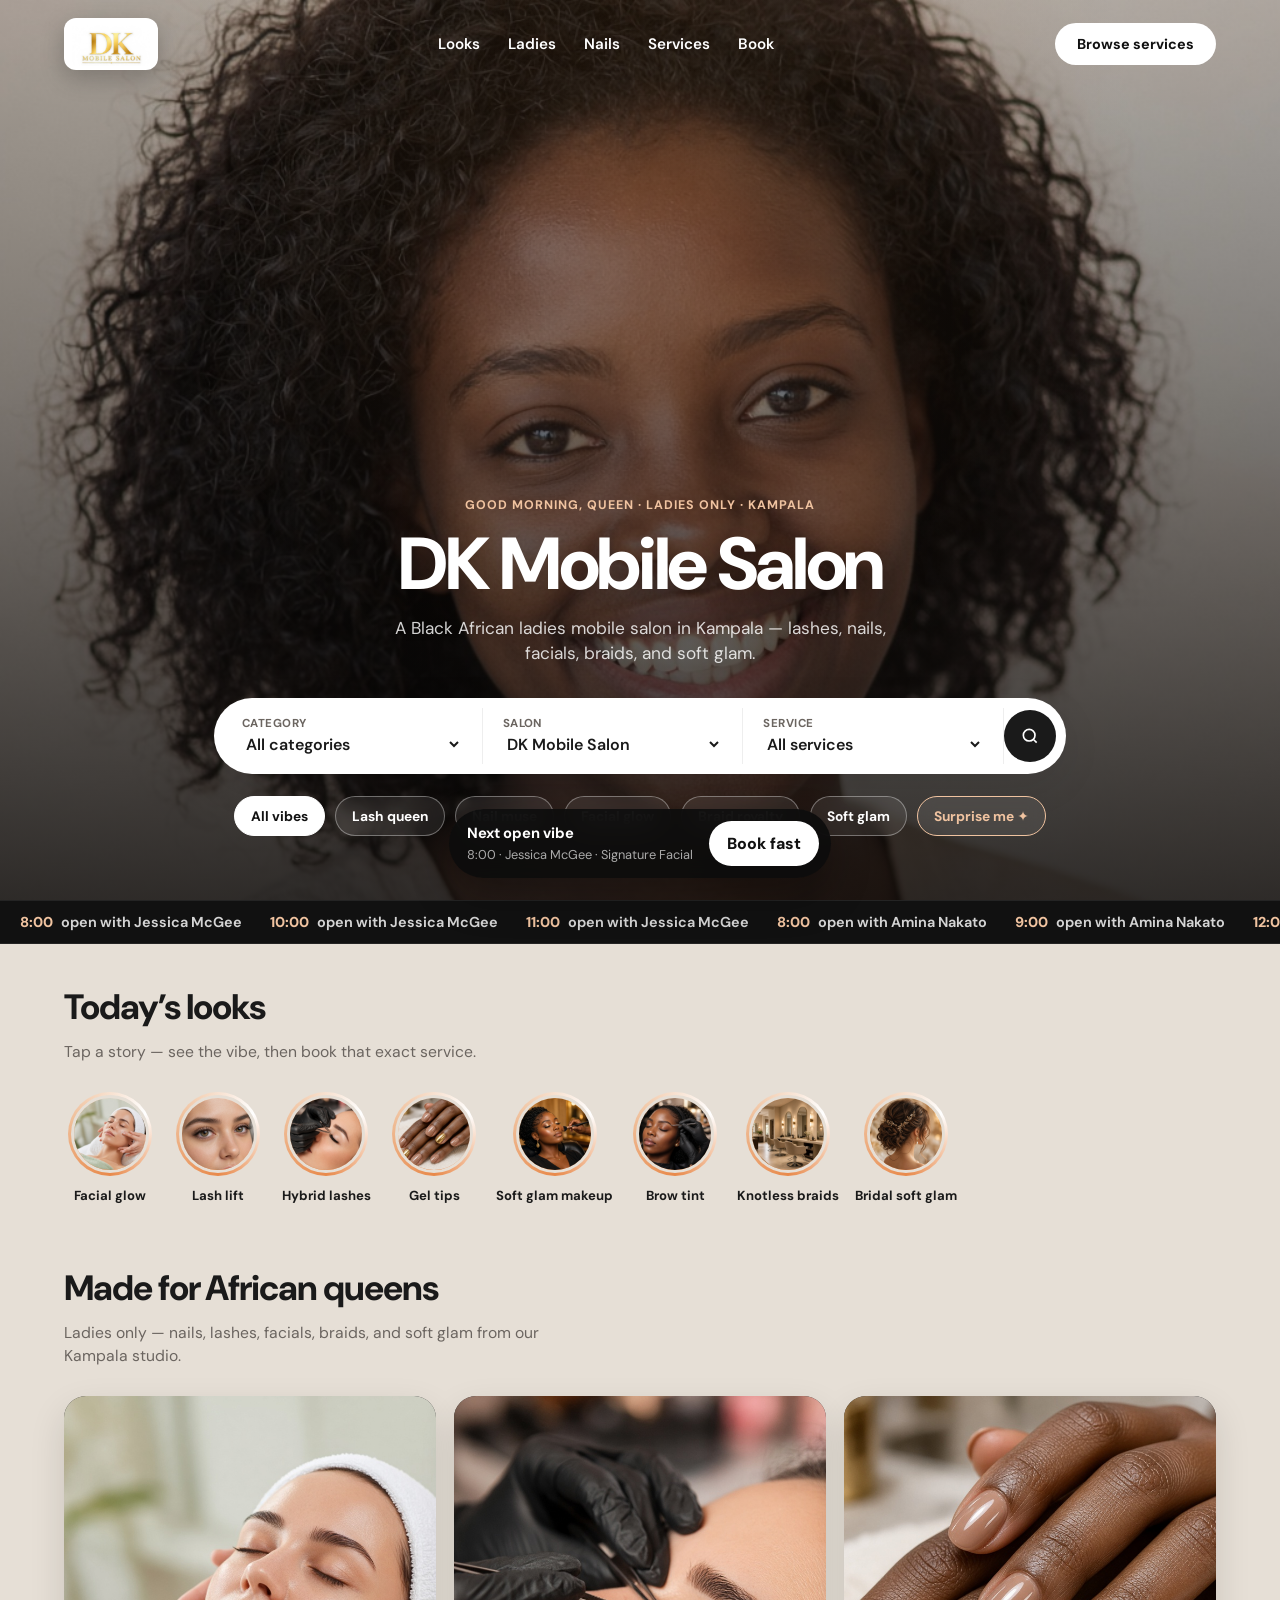
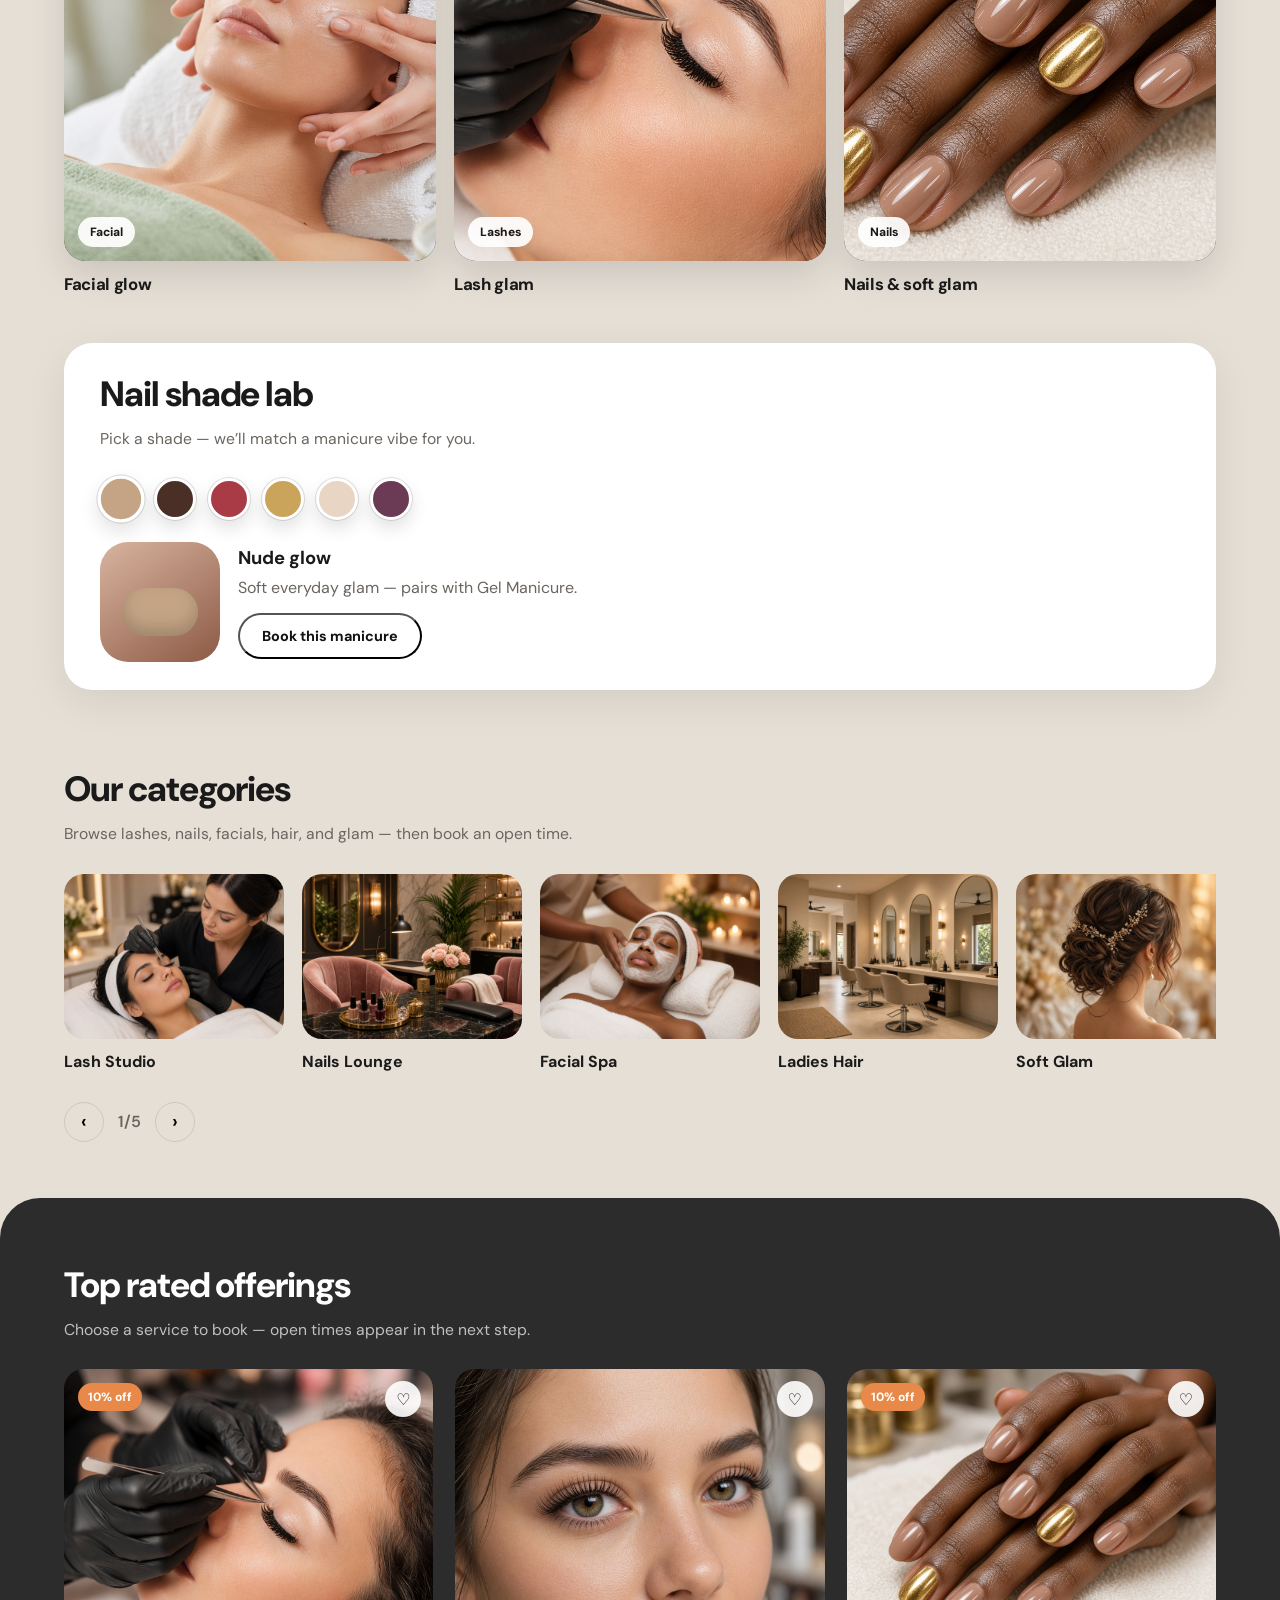
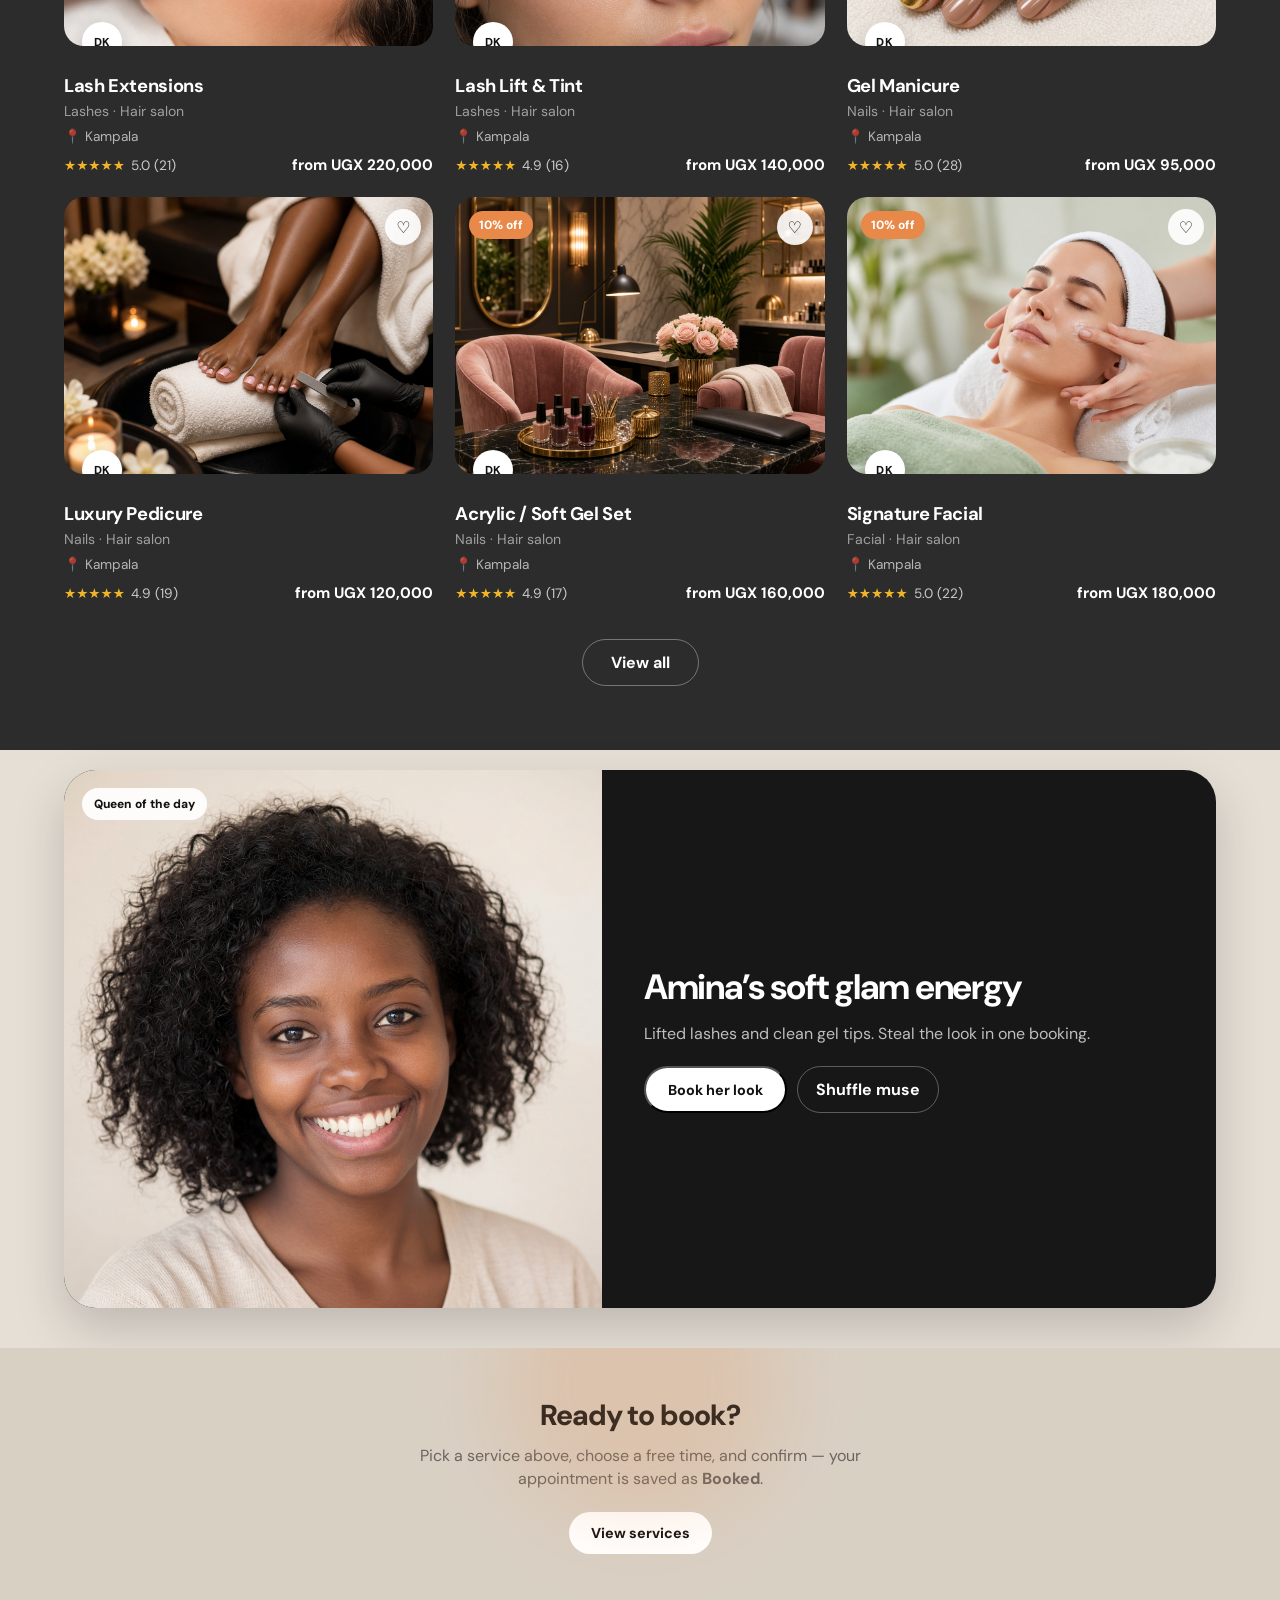
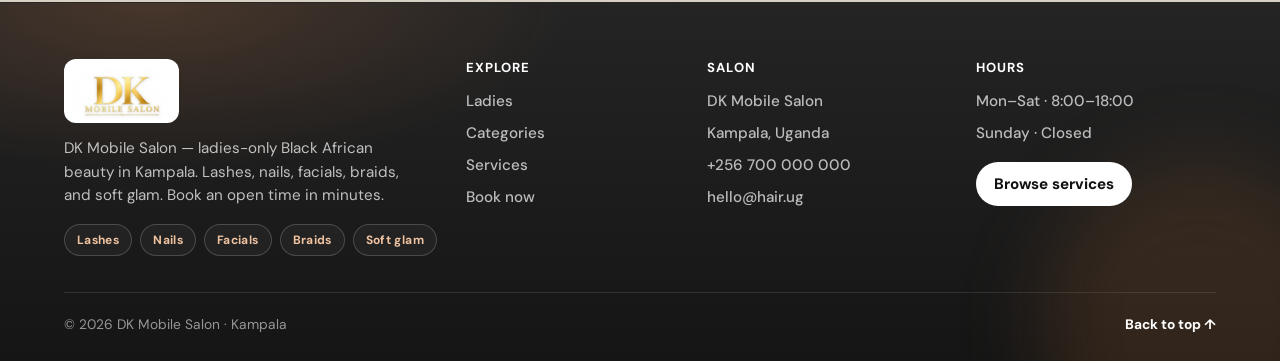
<file: index.html>
<!DOCTYPE html>
<html lang="en">
<head>
  <meta charset="UTF-8" />
  <meta name="viewport" content="width=device-width, initial-scale=1.0" />
  <title>DK Mobile Salon — Ladies Beauty · Kampala</title>
  <link rel="preconnect" href="https://fonts.googleapis.com" />
  <link rel="preconnect" href="https://fonts.gstatic.com" crossorigin />
  <link href="https://fonts.googleapis.com/css2?family=DM+Sans:ital,opsz,wght@0,9..40,400;0,9..40,500;0,9..40,600;0,9..40,700;0,9..40,800;1,9..40,400&display=swap" rel="stylesheet" />
  <link rel="stylesheet" href="book.css" />
</head>
<body id="top">
  <div class="bg-orb bg-orb-a" aria-hidden="true"></div>
  <div class="bg-orb bg-orb-b" aria-hidden="true"></div>

  <header class="site-header">
    <a class="brand" href="/" aria-label="DK Mobile Salon">
      <img class="brand-logo" src="images/dk-logo.jpg" alt="DK Mobile Salon" />
    </a>
    <nav class="nav-links" id="navLinks">
      <a href="#looks">Looks</a>
      <a href="#glam">Ladies</a>
      <a href="#shadeLab">Nails</a>
      <a href="#offerings">Services</a>
      <a href="#book">Book</a>
    </nav>
    <div class="header-actions">
      <a class="btn-signup btn-pulse" href="#offerings">Browse services</a>
      <button type="button" class="nav-toggle" id="navToggle" aria-label="Menu">☰</button>
    </div>
  </header>

  <main>
    <section class="hero hero-video">
      <div class="hero-media" aria-hidden="true">
        <video id="heroVideo" class="hero-video-el is-active" autoplay muted loop playsinline poster="images/client-amina.jpg">
          <source src="videos/hero-african-lashes.mp4" type="video/mp4" />
        </video>
        <video id="heroVideoB" class="hero-video-el" muted loop playsinline poster="images/client-grace.jpg"></video>
        <div class="hero-scrim"></div>
      </div>
      <div class="hero-content">
        <p class="hero-kicker hero-anim" id="dayGreeting" style="--d:0s">Ladies only · Lashes · Nails · Facials</p>
        <h1 class="hero-anim" style="--d:.08s">DK Mobile Salon</h1>
        <p class="hero-lead hero-anim" style="--d:.18s">A Black African ladies mobile salon in Kampala — lashes, nails, facials, braids, and soft glam.</p>
        <form class="search-bar hero-anim" id="searchForm" style="--d:.28s">
          <label class="search-field">
            <span>Category</span>
            <select id="filterCategory">
              <option value="all">All categories</option>
              <option value="Lashes">Lashes</option>
              <option value="Nails">Nails</option>
              <option value="Facial">Facial</option>
              <option value="Hair">Hair</option>
              <option value="Glam">Glam</option>
            </select>
          </label>
          <label class="search-field">
            <span>Salon</span>
            <select id="filterSalon">
              <option value="DK Mobile Salon">DK Mobile Salon</option>
            </select>
          </label>
          <label class="search-field">
            <span>Service</span>
            <select id="filterService">
              <option value="all">All services</option>
            </select>
          </label>
          <button type="submit" class="search-submit" aria-label="Search">
            <svg viewBox="0 0 24 24" fill="none" stroke="currentColor" stroke-width="2"><circle cx="11" cy="11" r="7"/><path d="m20 20-3.5-3.5"/></svg>
          </button>
        </form>
        <div class="vibe-row hero-anim" id="vibeRow" style="--d:.38s" aria-label="Pick your vibe">
          <button type="button" class="vibe-chip active" data-vibe="all">All vibes</button>
          <button type="button" class="vibe-chip" data-vibe="Lashes">Lash queen</button>
          <button type="button" class="vibe-chip" data-vibe="Nails">Nail muse</button>
          <button type="button" class="vibe-chip" data-vibe="Facial">Facial glow</button>
          <button type="button" class="vibe-chip" data-vibe="Hair">Braid royalty</button>
          <button type="button" class="vibe-chip" data-vibe="Glam">Soft glam</button>
          <button type="button" class="vibe-chip surprise" id="surpriseBtn">Surprise me ✦</button>
        </div>
      </div>
    </section>

    <div class="slot-ticker" aria-label="Open slots today">
      <div class="slot-ticker-track" id="slotTicker"></div>
    </div>

    <section class="stories-strip reveal" id="looks">
      <div class="section-head">
        <h2>Today’s looks</h2>
        <p>Tap a story — see the vibe, then book that exact service.</p>
      </div>
      <div class="stories-row" id="storiesRow"></div>
    </section>

    <section class="motion-strip reveal" id="glam">
      <div class="section-head">
        <h2>Made for African queens</h2>
        <p>Ladies only — nails, lashes, facials, braids, and soft glam from our Kampala studio.</p>
      </div>
      <div class="motion-grid" id="motionGrid"></div>
    </section>

    <section class="shade-lab reveal" id="shadeLab">
      <div class="shade-lab-inner">
        <div class="section-head">
          <h2>Nail shade lab</h2>
          <p>Pick a shade — we’ll match a manicure vibe for you.</p>
        </div>
        <div class="shade-swatches" id="shadeSwatches"></div>
        <div class="shade-preview" id="shadePreview">
          <div class="shade-hand" id="shadeHand" aria-hidden="true"></div>
          <div>
            <strong id="shadeName">Nude glow</strong>
            <p id="shadeHint">Soft everyday glam — pairs with Gel Manicure.</p>
            <button type="button" class="btn-signup" id="shadeBookBtn">Book this manicure</button>
          </div>
        </div>
      </div>
    </section>

    <section class="categories reveal" id="categories">
      <div class="section-head">
        <h2>Our categories</h2>
        <p>Browse lashes, nails, facials, hair, and glam — then book an open time.</p>
      </div>
      <div class="cat-track" id="catTrack"></div>
      <div class="cat-pager">
        <button type="button" id="catPrev" aria-label="Previous">‹</button>
        <span id="catPage">1/4</span>
        <button type="button" id="catNext" aria-label="Next">›</button>
      </div>
    </section>

    <section class="offerings reveal" id="offerings">
      <div class="offerings-inner">
        <div class="section-head light">
          <h2>Top rated offerings</h2>
          <p>Choose a service to book — open times appear in the next step.</p>
        </div>
        <div class="offer-grid" id="offerGrid"></div>
        <div class="view-all-wrap">
          <button type="button" class="btn-view-all" id="viewAllBtn">View all</button>
        </div>
      </div>
    </section>

    <section class="queen-board reveal" id="queenBoard">
      <div class="queen-card">
        <div class="queen-media">
          <img src="images/client-amina.jpg" alt="Queen of the day" id="queenImg" />
          <span class="queen-badge">Queen of the day</span>
        </div>
        <div class="queen-copy">
          <h2 id="queenTitle">Amina’s soft glam energy</h2>
          <p id="queenText">Today’s muse is all about lifted lashes and clean gel tips. Steal the look in one booking.</p>
          <div class="queen-actions">
            <button type="button" class="btn-signup" id="queenBookBtn">Book her look</button>
            <button type="button" class="btn-ghost-light" id="queenShuffleBtn">Shuffle muse</button>
          </div>
        </div>
      </div>
    </section>

    <section class="book-cta reveal" id="book">
      <h2>Ready to book?</h2>
      <p>Pick a service above, choose a free time, and confirm — your appointment is saved as <strong>Booked</strong>.</p>
      <a class="btn-signup btn-pulse" href="#offerings">View services</a>
    </section>
  </main>

  <aside class="float-dock" id="floatDock" aria-label="Quick book">
    <div>
      <strong id="dockTitle">Next open vibe</strong>
      <span id="dockMeta">Finding a free slot…</span>
    </div>
    <button type="button" class="dock-btn" id="dockBookBtn">Book fast</button>
  </aside>

  <div class="story-modal" id="storyModal" hidden>
    <div class="story-backdrop" data-story-close></div>
    <div class="story-card" role="dialog" aria-modal="true">
      <button type="button" class="story-x" data-story-close aria-label="Close">×</button>
      <div class="story-progress"><i id="storyProgress"></i></div>
      <img id="storyImage" alt="" />
      <div class="story-copy">
        <strong id="storyName">Look</strong>
        <p id="storyDesc"></p>
        <button type="button" class="btn-signup" id="storyBookBtn">Book this look</button>
      </div>
    </div>
  </div>

  <canvas id="sparkCanvas" class="spark-canvas" aria-hidden="true"></canvas>

  <footer class="site-footer">
    <div class="footer-glow" aria-hidden="true"></div>
    <div class="footer-inner">
      <div class="footer-brand">
        <a class="brand" href="/" aria-label="DK Mobile Salon">
          <img class="brand-logo brand-logo-footer" src="images/dk-logo.jpg" alt="DK Mobile Salon" />
        </a>
        <p>DK Mobile Salon — ladies-only Black African beauty in Kampala. Lashes, nails, facials, braids, and soft glam. Book an open time in minutes.</p>
        <div class="footer-chips">
          <span>Lashes</span>
          <span>Nails</span>
          <span>Facials</span>
          <span>Braids</span>
          <span>Soft glam</span>
        </div>
      </div>

      <div class="footer-col">
        <h3>Explore</h3>
        <a href="#glam">Ladies</a>
        <a href="#categories">Categories</a>
        <a href="#offerings">Services</a>
        <a href="#book">Book now</a>
      </div>

      <div class="footer-col">
        <h3>Salon</h3>
        <p id="footerSalon">DK Mobile Salon</p>
        <p>Kampala, Uganda</p>
        <p>+256 700 000 000</p>
        <p>hello@hair.ug</p>
      </div>

      <div class="footer-col">
        <h3>Hours</h3>
        <p>Mon–Sat · 8:00–18:00</p>
        <p>Sunday · Closed</p>
        <a class="footer-cta" href="#offerings">Browse services</a>
      </div>
    </div>
    <div class="footer-bottom">
      <span>© <span id="footerYear">2026</span> DK Mobile Salon · Kampala</span>
      <a href="#top" id="backTop">Back to top ↑</a>
    </div>
  </footer>

  <!-- Booking modal: availability first, then details, then confirm -->
  <div class="modal" id="bookModal" hidden>
    <div class="modal-backdrop" data-close></div>
    <div class="modal-card" role="dialog" aria-labelledby="bookTitle">
      <div class="modal-head">
        <div>
          <h2 id="bookTitle">Book service</h2>
          <p class="modal-sub" id="bookSub">DK Mobile Salon</p>
        </div>
        <button type="button" class="modal-x" data-close aria-label="Close">×</button>
      </div>
      <form id="bookForm" class="modal-body">
        <div class="book-steps" aria-hidden="true">
          <span class="step active" data-step-ind="1">1 Availability</span>
          <span class="step" data-step-ind="2">2 Your details</span>
          <span class="step" data-step-ind="3">3 Confirm</span>
        </div>

        <div class="book-panel" id="panelAvail">
          <p class="field-label">Stylist</p>
          <div class="stylist-list" id="bookStylists"></div>
          <p class="field-label">Open slots <em class="hint" id="slotHint">Only free times are shown</em></p>
          <div class="slot-list" id="bookSlots"></div>
          <div class="modal-actions">
            <button type="button" class="btn-ghost" data-close>Cancel</button>
            <button type="button" class="btn-dark" id="toDetailsBtn" disabled>Continue</button>
          </div>
        </div>

        <div class="book-panel" id="panelDetails" hidden>
          <div class="confirm-chip" id="availSummary"></div>
          <div class="form-grid">
            <label class="field"><span>Your name</span><input name="name" id="bookName" required placeholder="e.g. Joan Nakato" /></label>
            <label class="field"><span>Phone</span><input name="phone" id="bookPhone" required placeholder="+256 7XX XXX XXX" /></label>
            <label class="field field-full"><span>Email</span><input name="email" id="bookEmail" type="email" required placeholder="you@email.com" /></label>
          </div>
          <div class="modal-actions">
            <button type="button" class="btn-ghost" id="backAvailBtn">Back</button>
            <button type="button" class="btn-dark" id="toConfirmBtn">Review booking</button>
          </div>
        </div>

        <div class="book-panel" id="panelConfirm" hidden>
          <div class="confirm-box" id="confirmBox"></div>
          <div class="modal-actions">
            <button type="button" class="btn-ghost" id="backDetailsBtn">Back</button>
            <button type="submit" class="btn-dark" id="bookSubmit">Confirm availability</button>
          </div>
        </div>

        <input type="hidden" id="bookService" />
        <input type="hidden" id="bookStylist" />
        <input type="hidden" id="bookSlot" />
      </form>
    </div>
  </div>

  <div class="toast" id="toast"></div>

  <script src="book.js"></script>
</body>
</html>
</file>
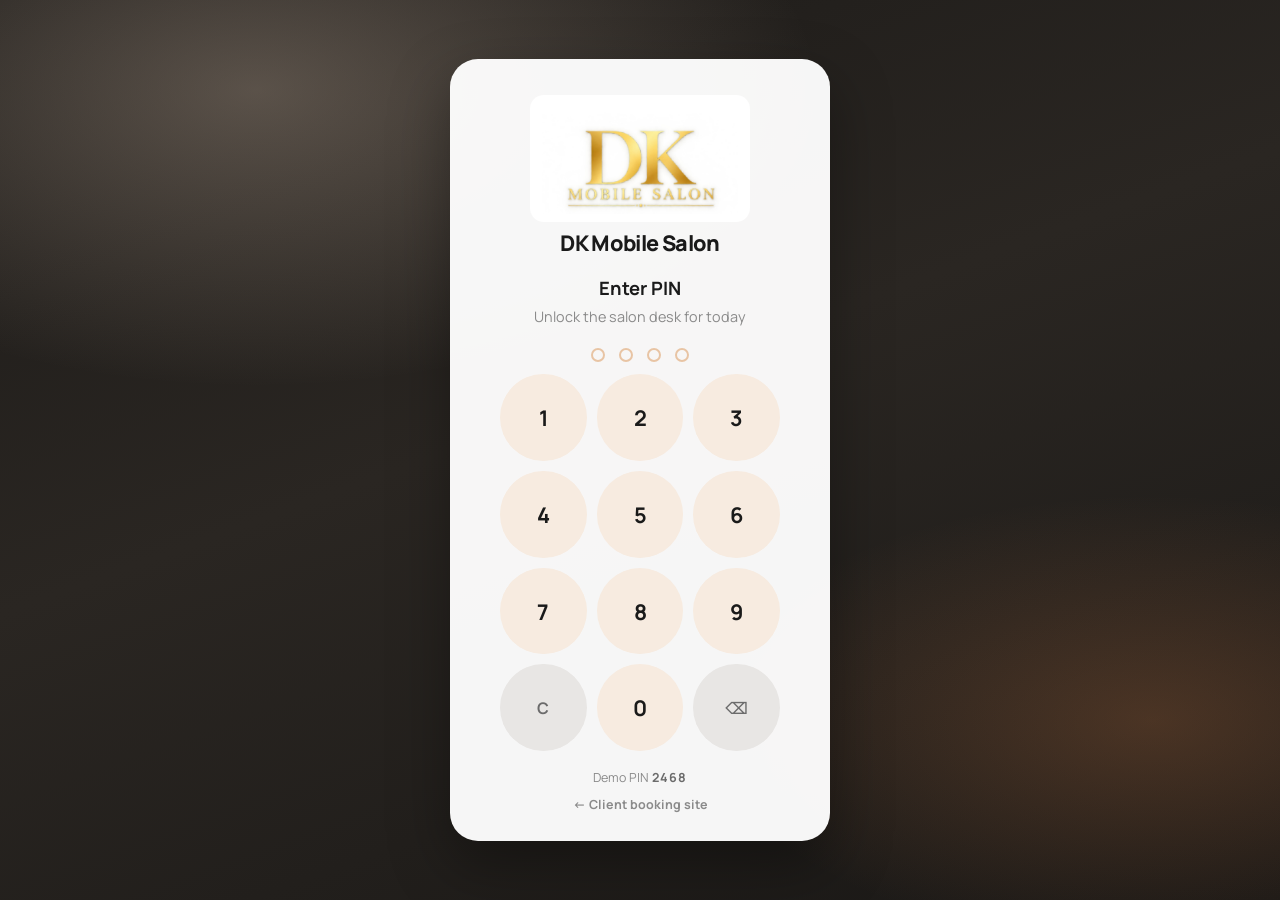
<file: desk.html>
<!DOCTYPE html>
<html lang="en">
<head>
  <meta charset="UTF-8" />
  <meta name="viewport" content="width=device-width, initial-scale=1.0" />
  <title>DK Mobile Salon — Desk</title>
  <link rel="preconnect" href="https://fonts.googleapis.com" />
  <link rel="preconnect" href="https://fonts.gstatic.com" crossorigin />
  <link href="https://fonts.googleapis.com/css2?family=Manrope:wght@400;500;600;700;800&display=swap" rel="stylesheet" />
  <link rel="stylesheet" href="styles.css" />
</head>
<body class="locked">
  <div class="login-screen" id="loginScreen" role="dialog" aria-labelledby="loginTitle" aria-modal="true">
    <div class="login-bg" aria-hidden="true"></div>
    <div class="login-card">
      <div class="login-brand">
        <img class="login-logo" src="images/dk-logo.jpg" alt="DK Mobile Salon" />
        <div class="login-brand-name" id="loginBrand">DK Mobile Salon</div>
      </div>
      <h1 id="loginTitle">Enter PIN</h1>
      <p class="login-sub">Unlock the salon desk for today</p>
      <div class="pin-dots" id="pinDots" aria-hidden="true">
        <span></span><span></span><span></span><span></span>
      </div>
      <p class="pin-error" id="pinError" hidden>Wrong PIN — try again</p>
      <div class="pin-pad" id="pinPad">
        <button type="button" data-pin="1">1</button>
        <button type="button" data-pin="2">2</button>
        <button type="button" data-pin="3">3</button>
        <button type="button" data-pin="4">4</button>
        <button type="button" data-pin="5">5</button>
        <button type="button" data-pin="6">6</button>
        <button type="button" data-pin="7">7</button>
        <button type="button" data-pin="8">8</button>
        <button type="button" data-pin="9">9</button>
        <button type="button" class="pin-clear" data-pin="clear" aria-label="Clear">C</button>
        <button type="button" data-pin="0">0</button>
        <button type="button" class="pin-del" data-pin="del" aria-label="Delete">⌫</button>
      </div>
      <p class="login-hint">Demo PIN <strong>2468</strong></p>
      <p class="login-hint" style="margin-top:10px"><a href="/" style="color:inherit;font-weight:700">← Client booking site</a></p>
    </div>
  </div>

  <div class="overlay" id="overlay"></div>
  <div class="app" id="appShell" hidden inert>
    <aside class="sidebar" id="sidebar">
      <div class="logo">
        <img class="sidebar-logo" src="images/dk-logo.jpg" alt="DK Mobile Salon" />
        <div class="logo-text">DK Mobile Salon</div>
      </div>
      <nav class="nav">
        <a href="#dashboard" class="active" data-page="dashboard">
          <span data-icon="dashboard"></span>
          Dashboard
        </a>
        <a href="#schedule" data-page="schedule">
          <span data-icon="calendar"></span>
          Schedule
        </a>
        <a href="#payments" data-page="payments">
          <span data-icon="card"></span>
          Payments
        </a>
        <a href="#clients" data-page="clients">
          <span data-icon="users"></span>
          Clients
        </a>
        <a href="#employees" data-page="employees">
          <span data-icon="group"></span>
          Employees
        </a>
        <a href="#services" data-page="services">
          <span data-icon="scissors"></span>
          Services
        </a>
        <a href="#reviews" data-page="reviews">
          <span data-icon="star"></span>
          Reviews
        </a>
        <a href="#settings" data-page="settings">
          <span data-icon="settings"></span>
          Settings
        </a>
      </nav>
    </aside>

    <main class="main">
      <header class="topbar">
        <div class="topbar-left">
          <button class="menu-toggle" id="menuToggle" aria-label="Open menu">
            <svg class="icon" viewBox="0 0 24 24" fill="none" stroke="currentColor" stroke-width="1.75" stroke-linecap="round" aria-hidden="true"><path d="M4 7h16M4 12h16M4 17h16"/></svg>
          </button>
          <h1 id="pageTitle">Dashboard</h1>
        </div>
        <div class="topbar-right">
          <label class="search">
            <svg class="icon" viewBox="0 0 24 24" fill="none" stroke="currentColor" stroke-width="1.75" stroke-linecap="round" stroke-linejoin="round" aria-hidden="true"><circle cx="11" cy="11" r="6.5"/><path d="m16.5 16.5 4 4"/></svg>
            <input type="search" placeholder="Search..." id="searchInput" />
          </label>

          <div class="top-action">
            <button type="button" class="icon-btn" id="messagesBtn" aria-label="Messages" title="Messages" aria-expanded="false" aria-controls="messagesPanel">
              <svg class="icon" viewBox="0 0 24 24" fill="none" stroke="currentColor" stroke-width="1.75" stroke-linecap="round" stroke-linejoin="round" aria-hidden="true"><path d="M7.5 18.5 4 21v-4.2A8.5 8.5 0 1 1 12 20.5a8.3 8.3 0 0 1-4.5-1.3z"/></svg>
              <span class="badge-dot" aria-hidden="true"></span>
            </button>
            <div class="dropdown-panel" id="messagesPanel" hidden>
              <div class="dropdown-head">
                <strong>Messages</strong>
                <button type="button" class="link-btn" data-close-panel>Close</button>
              </div>
              <button type="button" class="dropdown-item">
                <img src="images/client-mae.jpg" alt="" />
                <div>
                  <strong>Mae Jones</strong>
                  <span>Can we move my styling to 10?</span>
                </div>
                <em>2m</em>
              </button>
              <button type="button" class="dropdown-item">
                <img src="images/client-kara.jpg" alt="" />
                <div>
                  <strong>Kara Thornton</strong>
                  <span>On my way to the salon.</span>
                </div>
                <em>18m</em>
              </button>
              <button type="button" class="dropdown-item">
                <img src="images/client-curtis.jpg" alt="" />
                <div>
                  <strong>Curtis Walters</strong>
                  <span>Thanks for the color today!</span>
                </div>
                <em>1h</em>
              </button>
            </div>
          </div>

          <div class="top-action">
            <button type="button" class="icon-btn" id="notifyBtn" aria-label="Notifications" title="Notifications" aria-expanded="false" aria-controls="notifyPanel">
              <svg class="icon" viewBox="0 0 24 24" fill="none" stroke="currentColor" stroke-width="1.75" stroke-linecap="round" stroke-linejoin="round" aria-hidden="true"><path d="M12 3.5a5.5 5.5 0 0 1 5.5 5.5v2.2c0 1.4.5 2.7 1.4 3.7l.6.7H4.5l.6-.7a5.8 5.8 0 0 0 1.4-3.7V9A5.5 5.5 0 0 1 12 3.5z"/><path d="M9.5 18.5a2.5 2.5 0 0 0 5 0"/></svg>
              <span class="badge-dot" aria-hidden="true"></span>
            </button>
            <div class="dropdown-panel" id="notifyPanel" hidden>
              <div class="dropdown-head">
                <strong>Notifications</strong>
                <button type="button" class="link-btn" data-close-panel>Close</button>
              </div>
              <button type="button" class="dropdown-item">
                <span class="drop-ico" data-icon="calendarCheck"></span>
                <div>
                  <strong>New booking</strong>
                  <span>Molly Hawkins · Hair Coloring · 2:00 PM</span>
                </div>
                <em>now</em>
              </button>
              <button type="button" class="dropdown-item">
                <span class="drop-ico" data-icon="card"></span>
                <div>
                  <strong>Payment received</strong>
                  <span>UGX 185,000 from Mae Jones</span>
                </div>
                <em>12m</em>
              </button>
              <button type="button" class="dropdown-item">
                <span class="drop-ico" data-icon="star"></span>
                <div>
                  <strong>New review</strong>
                  <span>5★ from Devon Price</span>
                </div>
                <em>1h</em>
              </button>
            </div>
          </div>

          <div class="top-action">
            <button type="button" class="avatar-btn" id="profileBtn" aria-label="Profile menu" aria-expanded="false" aria-controls="profilePanel">
              <img class="avatar" src="images/profile-owner.jpg" alt="Profile" />
            </button>
            <div class="dropdown-panel dropdown-panel-sm" id="profilePanel" hidden>
              <div class="dropdown-head">
                <strong>Admin User</strong>
              </div>
              <button type="button" class="dropdown-item menu-row" data-go="settings">
                <span data-icon="settings"></span>
                <div><strong>Settings</strong></div>
              </button>
              <button type="button" class="dropdown-item menu-row" data-go="employees">
                <span data-icon="user"></span>
                <div><strong>My profile</strong></div>
              </button>
              <button type="button" class="dropdown-item menu-row" id="logoutBtn">
                <span data-icon="cancel"></span>
                <div><strong>Sign out</strong></div>
              </button>
            </div>
          </div>
        </div>
      </header>

      <!-- DASHBOARD -->
      <div class="page active" id="page-dashboard">
        <div class="dashboard">
          <section class="panel">
            <div class="panel-head">
              <div>
                <span class="panel-title">Upcoming</span>
                <span class="panel-date">Monday, 22 Jan</span>
              </div>
              <div style="display:flex;align-items:center;gap:10px;flex-wrap:wrap;">
                <div class="filters table-filters" id="dashFilters"></div>
                <button type="button" class="btn-primary" id="dashNewApptBtn">+ New appointment</button>
              </div>
            </div>
            <div class="appointments" id="appointments"></div>
          </section>

          <div class="right-col">
            <section class="panel">
              <div class="panel-head">
                <span class="panel-title">Availability</span>
                <div class="pager">
                  <button id="availPrev" aria-label="Previous"><span data-icon="arrowLeft"></span></button>
                  <span id="availPage">1/2</span>
                  <button id="availNext" aria-label="Next"><span data-icon="arrowRight"></span></button>
                </div>
              </div>
              <div id="availability"></div>
            </section>

            <section class="panel">
              <div class="panel-head">
                <span class="panel-title" style="font-size:1rem;">Staff status</span>
              </div>
              <div class="staff-grid" id="staffStatus"></div>
            </section>

            <section class="panel">
              <div class="panel-head">
                <span class="panel-title">Last reviews</span>
                <div class="pager">
                  <button id="reviewPrev" aria-label="Previous review"><span data-icon="arrowLeft"></span></button>
                  <span id="reviewPage">1/3</span>
                  <button id="reviewNext" aria-label="Next review"><span data-icon="arrowRight"></span></button>
                </div>
              </div>
              <div id="reviews"></div>
            </section>
          </div>
        </div>
      </div>

      <!-- SCHEDULE -->
      <div class="page" id="page-schedule"></div>
      <!-- PAYMENTS -->
      <div class="page" id="page-payments"></div>
      <!-- CLIENTS -->
      <div class="page" id="page-clients"></div>
      <!-- EMPLOYEES -->
      <div class="page" id="page-employees"></div>
      <!-- SERVICES -->
      <div class="page" id="page-services"></div>
      <!-- REVIEWS -->
      <div class="page" id="page-reviews"></div>
      <!-- SETTINGS -->
      <div class="page" id="page-settings"></div>
    </main>
  </div>

  <div class="toast" id="toast"></div>

  <!-- Modal: Add employee -->
  <div class="modal" id="employeeModal" hidden>
    <div class="modal-backdrop" data-close-modal></div>
    <div class="modal-card" role="dialog" aria-labelledby="empModalTitle">
      <div class="modal-head">
        <h2 id="empModalTitle">Add employee</h2>
        <button type="button" class="icon-btn modal-x" data-close-modal aria-label="Close">×</button>
      </div>
      <form id="employeeForm" class="modal-body">
        <div class="form-grid">
          <label class="field"><span>Full name</span><input name="name" required placeholder="e.g. Sarah Nambi" /></label>
          <label class="field"><span>Role</span>
            <select name="role" required>
              <option>Stylist</option>
              <option>Senior Stylist</option>
              <option>Color Specialist</option>
              <option>Creative Director</option>
              <option>Receptionist</option>
            </select>
          </label>
          <label class="field"><span>Phone</span><input name="phone" required placeholder="+256 7XX XXX XXX" /></label>
          <label class="field"><span>Email</span><input name="email" type="email" required placeholder="name@hair.ug" /></label>
          <label class="field field-full"><span>Specialty</span><input name="specialty" required placeholder="e.g. Braids & twists" /></label>
          <label class="field">
            <span>Status</span>
            <select name="status">
              <option value="active">Active</option>
              <option value="off">Off duty</option>
              <option value="vacation">On vacation</option>
            </select>
          </label>
        </div>
        <div class="modal-actions">
          <button type="button" class="btn-ghost" data-close-modal>Cancel</button>
          <button type="submit" class="btn-primary">Add employee</button>
        </div>
      </form>
    </div>
  </div>

  <!-- Modal: Employee shifts -->
  <div class="modal" id="shiftModal" hidden>
    <div class="modal-backdrop" data-close-modal></div>
    <div class="modal-card modal-card-wide" role="dialog" aria-labelledby="shiftModalTitle">
      <div class="modal-head">
        <h2 id="shiftModalTitle">Weekly shifts</h2>
        <button type="button" class="icon-btn modal-x" data-close-modal aria-label="Close">×</button>
      </div>
      <form id="shiftForm" class="modal-body">
        <p class="shift-modal-sub" id="shiftModalSub">Set working hours for each day</p>
        <div class="shift-edit-grid" id="shiftEditGrid"></div>
        <div class="modal-actions">
          <button type="button" class="btn-ghost" data-close-modal>Cancel</button>
          <button type="submit" class="btn-primary">Save shifts</button>
        </div>
      </form>
    </div>
  </div>

  <!-- Modal: Add client -->
  <div class="modal" id="clientModal" hidden>
    <div class="modal-backdrop" data-close-modal></div>
    <div class="modal-card" role="dialog" aria-labelledby="clientModalTitle">
      <div class="modal-head">
        <h2 id="clientModalTitle">Add client</h2>
        <button type="button" class="icon-btn modal-x" data-close-modal aria-label="Close">×</button>
      </div>
      <form id="clientForm" class="modal-body">
        <div class="form-grid">
          <label class="field"><span>Full name</span><input name="name" required placeholder="e.g. Joan Nakato" /></label>
          <label class="field"><span>Phone</span><input name="phone" required placeholder="+256 7XX XXX XXX" /></label>
          <label class="field field-full"><span>Email</span><input name="email" type="email" required placeholder="joan@email.com" /></label>
        </div>
        <div class="modal-actions">
          <button type="button" class="btn-ghost" data-close-modal>Cancel</button>
          <button type="submit" class="btn-primary">Save client</button>
        </div>
      </form>
    </div>
  </div>

  <!-- Modal: Add service -->
  <div class="modal" id="serviceModal" hidden>
    <div class="modal-backdrop" data-close-modal></div>
    <div class="modal-card" role="dialog" aria-labelledby="serviceModalTitle">
      <div class="modal-head">
        <h2 id="serviceModalTitle">Add service</h2>
        <button type="button" class="icon-btn modal-x" data-close-modal aria-label="Close">×</button>
      </div>
      <form id="serviceForm" class="modal-body">
        <div class="form-grid">
          <label class="field"><span>Service name</span><input name="name" required placeholder="e.g. Kids Haircut" /></label>
          <label class="field">
            <span>Category</span>
            <select name="category" required>
              <option>Cuts</option>
              <option>Styling</option>
              <option>Color</option>
              <option>Grooming</option>
              <option>Care</option>
            </select>
          </label>
          <label class="field field-full"><span>Description</span><input name="desc" required placeholder="Short description" /></label>
          <label class="field"><span>Price (UGX)</span><input name="price" type="number" min="1000" step="1000" required placeholder="150000" /></label>
          <label class="field"><span>Duration</span><input name="duration" required placeholder="45 min" /></label>
        </div>
        <div class="modal-actions">
          <button type="button" class="btn-ghost" data-close-modal>Cancel</button>
          <button type="submit" class="btn-primary">Save service</button>
        </div>
      </form>
    </div>
  </div>

  <!-- Modal: New appointment -->
  <div class="modal" id="apptModal" hidden>
    <div class="modal-backdrop" data-close-modal></div>
    <div class="modal-card modal-card-wide" role="dialog" aria-labelledby="apptModalTitle">
      <div class="modal-head">
        <h2 id="apptModalTitle">New appointment</h2>
        <button type="button" class="icon-btn modal-x" data-close-modal aria-label="Close">×</button>
      </div>
      <form id="apptForm" class="modal-body">
        <div class="form-grid">
          <label class="field field-full">
            <span>Existing client <em class="slot-hint">(optional)</em></span>
            <select name="existingClient" id="apptExistingClient">
              <option value="">New client from this booking</option>
            </select>
          </label>
          <label class="field">
            <span>Client name</span>
            <input name="clientName" id="apptClientName" required placeholder="e.g. Joan Nakato" autocomplete="name" />
          </label>
          <label class="field">
            <span>Phone</span>
            <input name="clientPhone" id="apptClientPhone" required placeholder="+256 7XX XXX XXX" autocomplete="tel" />
          </label>
          <label class="field field-full">
            <span>Email</span>
            <input name="clientEmail" id="apptClientEmail" type="email" required placeholder="joan@email.com" autocomplete="email" />
          </label>
          <label class="field field-full">
            <span>Service</span>
            <select name="service" id="apptService" required></select>
          </label>
        </div>
        <p class="field-label">Stylist</p>
        <div class="appt-stylists" id="apptStylists"></div>
        <p class="field-label">Open slots <em id="apptSlotHint" class="slot-hint">Select a stylist</em></p>
        <div class="appt-slots" id="apptSlots"></div>
        <input type="hidden" name="slot" id="apptSlotValue" required />
        <input type="hidden" name="stylist" id="apptStylistValue" required />
        <div class="modal-actions">
          <button type="button" class="btn-ghost" data-close-modal>Cancel</button>
          <button type="submit" class="btn-primary" id="apptSubmitBtn" disabled>Book appointment</button>
        </div>
      </form>
    </div>
  </div>

  <!-- Modal: Payment -->
  <div class="modal" id="paymentModal" hidden>
    <div class="modal-backdrop" data-close-modal></div>
    <div class="modal-card" role="dialog" aria-labelledby="payModalTitle">
      <div class="modal-head">
        <h2 id="payModalTitle">Collect payment</h2>
        <button type="button" class="icon-btn modal-x" data-close-modal aria-label="Close">×</button>
      </div>
      <div class="modal-body">
        <div class="pay-summary" id="paySummary"></div>
        <p class="field-label">Payment method</p>
        <div class="pay-methods" id="payMethods">
          <button type="button" class="pay-method active" data-method="Mobile Money">Mobile Money</button>
          <button type="button" class="pay-method" data-method="Cash">Cash</button>
          <button type="button" class="pay-method" data-method="Card">Card</button>
        </div>
        <div class="modal-actions">
          <button type="button" class="btn-ghost" data-close-modal>Cancel</button>
          <button type="button" class="btn-primary" id="confirmPayBtn">Pay &amp; print receipt</button>
        </div>
      </div>
    </div>
  </div>

  <!-- Printable receipt (hidden on screen) -->
  <div id="receiptPrint" class="receipt-print" aria-hidden="true"></div>

  <script src="icons.js"></script>
  <script src="app.js"></script>
</body>
</html>
</file>
<file: book.css>
:root {
  --cream: #e6dfd6;
  --cream-deep: #d9d0c4;
  --ink: #1a1a1a;
  --charcoal: #2c2c2c;
  --muted: #6b6560;
  --white: #ffffff;
  --orange: #e8894a;
  --gold: #c9a227;
  --gold-soft: #f0c3a0;
  --star: #f0b429;
  --radius: 22px;
  --shadow: 0 12px 40px rgba(0, 0, 0, 0.08);
  --ease-out: cubic-bezier(0.22, 1, 0.36, 1);
}

* { box-sizing: border-box; margin: 0; padding: 0; }

html { scroll-behavior: smooth; }

body {
  font-family: "DM Sans", system-ui, sans-serif;
  background:
    radial-gradient(1200px 600px at 12% -10%, rgba(232, 137, 74, 0.16), transparent 55%),
    radial-gradient(900px 500px at 90% 8%, rgba(44, 44, 44, 0.08), transparent 50%),
    var(--cream);
  color: var(--ink);
  min-height: 100dvh;
  -webkit-font-smoothing: antialiased;
  overflow-x: hidden;
  position: relative;
}

.bg-orb {
  position: fixed;
  border-radius: 50%;
  filter: blur(60px);
  opacity: 0.45;
  pointer-events: none;
  z-index: 0;
  animation: orbDrift 18s var(--ease-out) infinite alternate;
}

.bg-orb-a {
  width: 340px;
  height: 340px;
  top: 8%;
  left: -80px;
  background: rgba(232, 137, 74, 0.28);
}

.bg-orb-b {
  width: 420px;
  height: 420px;
  top: 42%;
  right: -140px;
  background: rgba(44, 44, 44, 0.12);
  animation-duration: 22s;
  animation-delay: -4s;
}

@keyframes orbDrift {
  from { transform: translate3d(0, 0, 0) scale(1); }
  to { transform: translate3d(24px, -30px, 0) scale(1.08); }
}

.site-header,
main,
.site-footer,
.modal {
  position: relative;
  z-index: 1;
}

a { color: inherit; text-decoration: none; }
button, input, select { font: inherit; }
img { display: block; width: 100%; height: 100%; object-fit: cover; }

.site-header {
  display: flex;
  align-items: center;
  justify-content: space-between;
  gap: 20px;
  padding: 18px clamp(20px, 5vw, 64px);
  position: fixed;
  top: 0;
  left: 0;
  right: 0;
  z-index: 50;
  background: transparent;
  backdrop-filter: none;
  color: #fff;
  border-bottom: none;
}

.brand {
  display: flex;
  align-items: center;
  gap: 10px;
  font-weight: 800;
  letter-spacing: -0.03em;
  color: #fff;
}

.brand-logo {
  display: block;
  height: 52px;
  width: auto;
  max-width: min(210px, 46vw);
  object-fit: contain;
  border-radius: 12px;
  background: #fff;
  padding: 4px 8px;
  box-shadow: 0 8px 24px rgba(0, 0, 0, 0.22);
}

.brand-logo-footer {
  height: 64px;
  max-width: 240px;
  box-shadow: none;
}

.brand-mark {
  width: 34px;
  height: 34px;
  border-radius: 10px;
  background: #fff;
  color: #111;
  display: grid;
  place-items: center;
  font-size: 1rem;
}

.brand-name { font-size: 1.15rem; }

.nav-links {
  display: flex;
  align-items: center;
  gap: 28px;
  font-size: 0.95rem;
  font-weight: 600;
  color: #fff;
}

.nav-links a {
  color: #fff;
}

.nav-links a:hover,
.nav-links a.active { color: #f0c3a0; }

.header-actions {
  display: flex;
  align-items: center;
  gap: 12px;
}

.btn-signup {
  background: #fff;
  color: #111;
  padding: 12px 22px;
  border-radius: 999px;
  font-weight: 700;
  font-size: 0.9rem;
  transition: transform 0.25s var(--ease-out), box-shadow 0.25s ease, background 0.2s ease;
  display: inline-block;
}

.btn-signup:hover {
  transform: translateY(-2px);
  box-shadow: 0 10px 24px rgba(0, 0, 0, 0.25);
}

.book-cta .btn-signup,
.footer-cta {
  background: #fff;
  color: #111;
}

.btn-pulse {
  animation: softPulse 2.8s ease-in-out infinite;
}

@keyframes softPulse {
  0%, 100% { box-shadow: 0 0 0 0 rgba(26, 26, 26, 0.28); }
  50% { box-shadow: 0 0 0 12px rgba(26, 26, 26, 0); }
}

.nav-toggle {
  display: none;
  width: 42px;
  height: 42px;
  border: none;
  border-radius: 12px;
  background: rgba(255, 255, 255, 0.92);
  color: #111;
  cursor: pointer;
}

.hero {
  padding: 48px clamp(20px, 5vw, 64px) 36px;
  text-align: center;
}

.hero-video {
  position: relative;
  width: 100vw;
  margin-left: calc(50% - 50vw);
  margin-right: calc(50% - 50vw);
  min-height: 100vh;
  height: 100vh;
  min-height: 100dvh;
  height: 100dvh;
  display: grid;
  place-items: end center;
  padding: 0;
  overflow: hidden;
  color: #fff;
  border-radius: 0;
}

.hero-media {
  position: absolute;
  inset: 0;
  width: 100%;
  height: 100%;
  background: #1a1a1a;
}

.hero-video-el {
  position: absolute;
  inset: 0;
  width: 100%;
  height: 100%;
  object-fit: cover;
  object-position: center center;
  opacity: 0;
  transition: opacity 1.1s ease;
}

.hero-video-el.is-active {
  opacity: 1;
}

.hero-scrim {
  position: absolute;
  inset: 0;
  background:
    linear-gradient(180deg, rgba(12, 10, 9, 0.28) 0%, rgba(12, 10, 9, 0.48) 42%, rgba(12, 10, 9, 0.84) 100%),
    radial-gradient(ellipse at 50% 20%, rgba(196, 120, 58, 0.22), transparent 55%);
  pointer-events: none;
}

.hero-content {
  position: relative;
  z-index: 2;
  width: min(980px, 100%);
  padding: 88px clamp(20px, 5vw, 64px) 64px;
  text-align: center;
}

.hero-kicker {
  display: inline-block;
  font-size: 0.78rem;
  font-weight: 700;
  letter-spacing: 0.08em;
  text-transform: uppercase;
  color: #f0c3a0;
  margin-bottom: 14px;
}

.hero h1 {
  font-size: clamp(2.6rem, 7vw, 4.6rem);
  font-weight: 800;
  letter-spacing: -0.045em;
  line-height: 1.02;
  margin-bottom: 14px;
  color: #fff;
  text-shadow: 0 10px 40px rgba(0, 0, 0, 0.35);
}

.hero-lead {
  color: rgba(255, 255, 255, 0.82);
  font-size: 1.08rem;
  margin-bottom: 32px;
  max-width: 520px;
  margin-left: auto;
  margin-right: auto;
  line-height: 1.45;
}

.motion-strip {
  padding: 40px clamp(20px, 5vw, 64px) 20px;
}

.motion-grid {
  display: grid;
  grid-template-columns: repeat(3, 1fr);
  gap: 18px;
}

.motion-card {
  border: none;
  background: transparent;
  text-align: left;
  color: inherit;
  cursor: pointer;
  opacity: 0;
  transform: translateY(18px);
  transition: opacity 0.55s var(--ease-out), transform 0.55s var(--ease-out);
  transition-delay: var(--d, 0s);
}

.motion-card.is-in {
  opacity: 1;
  transform: none;
}

.motion-media {
  position: relative;
  aspect-ratio: 4 / 5;
  border-radius: 22px;
  overflow: hidden;
  background: #2a2a2a;
  margin-bottom: 12px;
  box-shadow: 0 14px 36px rgba(0, 0, 0, 0.12);
}

.motion-media video,
.motion-media img {
  width: 100%;
  height: 100%;
  object-fit: cover;
  display: block;
  transition: transform 0.7s var(--ease-out);
}

.motion-card:hover .motion-media video,
.motion-card:hover .motion-media img {
  transform: scale(1.06);
}

.motion-tag {
  position: absolute;
  left: 14px;
  bottom: 14px;
  background: rgba(255, 255, 255, 0.92);
  color: var(--ink);
  font-size: 0.75rem;
  font-weight: 800;
  padding: 7px 12px;
  border-radius: 999px;
}

.motion-card strong {
  font-size: 1.05rem;
  font-weight: 750;
  letter-spacing: -0.02em;
}


.hero-anim {
  opacity: 0;
  transform: translateY(22px);
  transition: opacity 0.7s var(--ease-out), transform 0.7s var(--ease-out);
  transition-delay: var(--d, 0s);
}

.page-enter .hero-anim {
  opacity: 1;
  transform: none;
}

.availability {
  padding: 8px clamp(20px, 5vw, 64px) 48px;
}

.avail-board {
  display: grid;
  gap: 14px;
}

.avail-card {
  background: var(--white);
  border-radius: 20px;
  padding: 16px 18px;
  box-shadow: var(--shadow);
  display: grid;
  gap: 12px;
}

.avail-top {
  display: flex;
  align-items: center;
  gap: 12px;
}

.avail-top img {
  width: 48px;
  height: 48px;
  border-radius: 50%;
}

.avail-top strong { display: block; font-size: 1rem; }
.avail-top span { color: var(--muted); font-size: 0.85rem; font-weight: 500; }

.avail-slots {
  display: flex;
  flex-wrap: wrap;
  gap: 8px;
}

.avail-slot {
  border: 1px solid #e0d9d0;
  background: #faf8f5;
  border-radius: 999px;
  padding: 8px 14px;
  font-weight: 700;
  font-size: 0.85rem;
  cursor: pointer;
  color: var(--ink);
}

.avail-slot:hover {
  background: var(--ink);
  color: #fff;
  border-color: var(--ink);
}

.avail-empty {
  color: var(--muted);
  font-size: 0.9rem;
  font-weight: 500;
}

.book-cta {
  padding: 48px clamp(20px, 5vw, 64px);
  text-align: center;
  background: var(--cream-deep);
  position: relative;
  overflow: hidden;
}

.book-cta h2 {
  font-size: 1.8rem;
  font-weight: 800;
  letter-spacing: -0.03em;
  margin-bottom: 10px;
}

.book-cta p {
  color: var(--muted);
  max-width: 480px;
  margin: 0 auto 22px;
  line-height: 1.45;
}

.book-steps {
  display: flex;
  gap: 8px;
  flex-wrap: wrap;
  margin-bottom: 18px;
}

.book-steps .step {
  font-size: 0.75rem;
  font-weight: 700;
  padding: 6px 10px;
  border-radius: 999px;
  background: #f3f1ef;
  color: var(--muted);
}

.book-steps .step.active {
  background: var(--ink);
  color: #fff;
}

.hint {
  font-style: normal;
  font-weight: 500;
  color: var(--muted);
  margin-left: 6px;
}

.confirm-chip {
  background: #f4f1ec;
  border-radius: 14px;
  padding: 12px 14px;
  font-weight: 700;
  font-size: 0.92rem;
  margin-bottom: 14px;
}

.confirm-box {
  background: #f4f1ec;
  border-radius: 16px;
  padding: 18px;
  line-height: 1.55;
}

.confirm-box h3 {
  font-size: 1.05rem;
  margin-bottom: 10px;
  font-weight: 800;
}

.confirm-box p { color: var(--muted); font-size: 0.92rem; }
.confirm-box strong { color: var(--ink); }

.search-bar {
  display: grid;
  grid-template-columns: 1fr 1fr 1fr auto;
  gap: 0;
  max-width: 920px;
  margin: 0 auto;
  background: var(--white);
  border-radius: 999px;
  padding: 10px 10px 10px 8px;
  box-shadow: var(--shadow);
  align-items: center;
  transition: box-shadow 0.35s ease, transform 0.35s var(--ease-out);
}

.search-bar:focus-within {
  transform: translateY(-2px);
  box-shadow: 0 18px 48px rgba(0, 0, 0, 0.12);
}

.search-field {
  display: flex;
  flex-direction: column;
  gap: 2px;
  padding: 8px 20px;
  text-align: left;
  border-right: 1px solid #eee;
}

.search-field span {
  font-size: 0.72rem;
  font-weight: 700;
  color: var(--muted);
  text-transform: uppercase;
  letter-spacing: 0.04em;
}

.search-field select {
  border: none;
  outline: none;
  background: transparent;
  font-weight: 600;
  color: var(--ink);
  width: 100%;
  cursor: pointer;
}

.search-submit {
  width: 52px;
  height: 52px;
  border: none;
  border-radius: 50%;
  background: var(--ink);
  color: #fff;
  display: grid;
  place-items: center;
  cursor: pointer;
  flex-shrink: 0;
  transition: transform 0.2s var(--ease-out), background 0.2s ease;
}

.search-submit:hover {
  transform: scale(1.06);
  background: #000;
}

.search-submit svg { width: 20px; height: 20px; }

.categories {
  padding: 28px clamp(20px, 5vw, 64px) 56px;
}

.section-head {
  max-width: 520px;
  margin-bottom: 28px;
}

.section-head h2 {
  font-size: clamp(1.6rem, 3vw, 2.2rem);
  font-weight: 800;
  letter-spacing: -0.03em;
  margin-bottom: 10px;
}

.section-head p {
  color: var(--muted);
  line-height: 1.5;
  font-size: 0.98rem;
}

.section-head.light { color: #fff; max-width: none; }
.section-head.light p { color: rgba(255, 255, 255, 0.7); }
.section-head.light strong { color: #fff; }

.cat-track {
  display: grid;
  grid-auto-flow: column;
  grid-auto-columns: minmax(220px, 1fr);
  gap: 18px;
  overflow-x: auto;
  scroll-snap-type: x mandatory;
  padding-bottom: 8px;
  -webkit-overflow-scrolling: touch;
}

.cat-card {
  scroll-snap-align: start;
  border: none;
  background: transparent;
  text-align: left;
  cursor: pointer;
  color: inherit;
  opacity: 0;
  transform: translateY(18px);
  transition: opacity 0.55s var(--ease-out), transform 0.55s var(--ease-out);
  transition-delay: var(--d, 0s);
}

.reveal.in .cat-card,
.cat-card.is-in {
  opacity: 1;
  transform: none;
}

.cat-card .cat-img {
  aspect-ratio: 4 / 3;
  border-radius: 20px;
  overflow: hidden;
  margin-bottom: 12px;
  background: var(--cream-deep);
  transition: transform 0.45s var(--ease-out), box-shadow 0.45s ease;
}

.cat-card .cat-img img {
  transition: transform 0.6s var(--ease-out);
}

.cat-card:hover .cat-img {
  transform: translateY(-4px);
  box-shadow: 0 16px 36px rgba(0, 0, 0, 0.12);
}

.cat-card:hover .cat-img img {
  transform: scale(1.08);
}

.cat-card strong {
  font-size: 1rem;
  font-weight: 700;
  transition: color 0.2s ease;
}

.cat-card:hover strong {
  color: #b5683a;
}

.cat-pager {
  display: flex;
  align-items: center;
  gap: 14px;
  margin-top: 22px;
  color: var(--muted);
  font-weight: 600;
}

.cat-pager button {
  width: 40px;
  height: 40px;
  border-radius: 50%;
  border: 1px solid #cfc7bc;
  background: transparent;
  cursor: pointer;
  font-size: 1.2rem;
  transition: transform 0.2s ease, background 0.2s ease, color 0.2s ease, border-color 0.2s ease;
}

.cat-pager button:hover {
  background: var(--ink);
  color: #fff;
  border-color: var(--ink);
  transform: scale(1.05);
}

.offerings {
  background: var(--charcoal);
  color: #fff;
  padding: 64px clamp(20px, 5vw, 64px);
  border-radius: 40px 40px 0 0;
}

.offer-grid {
  display: grid;
  grid-template-columns: repeat(3, 1fr);
  gap: 22px;
  margin-top: 28px;
}

.offer-card {
  background: transparent;
  border: none;
  color: inherit;
  text-align: left;
  cursor: pointer;
  padding: 0;
  opacity: 0;
  transform: translateY(24px);
  transition: opacity 0.55s var(--ease-out), transform 0.55s var(--ease-out);
  transition-delay: var(--d, 0s);
}

.offer-card.is-in {
  opacity: 1;
  transform: none;
}

.offer-card:hover {
  transform: translateY(-6px);
}

.offer-card.is-in:hover {
  transform: translateY(-6px);
}

.offer-media {
  position: relative;
  aspect-ratio: 4 / 3;
  border-radius: 20px;
  overflow: hidden;
  margin-bottom: 18px;
  background: #3a3a3a;
  transition: box-shadow 0.4s ease;
}

.offer-card:hover .offer-media {
  box-shadow: 0 18px 40px rgba(0, 0, 0, 0.35);
}

.offer-media img {
  transition: transform 0.7s var(--ease-out);
}

.offer-card:hover .offer-media img {
  transform: scale(1.1);
}

.offer-badge {
  position: absolute;
  top: 14px;
  left: 14px;
  background: var(--orange);
  color: #fff;
  font-size: 0.75rem;
  font-weight: 800;
  padding: 6px 10px;
  border-radius: 999px;
  animation: badgeIn 0.5s var(--ease-out) both;
  animation-delay: calc(var(--d, 0s) + 0.25s);
}

@keyframes badgeIn {
  from { opacity: 0; transform: scale(0.7) translateY(-6px); }
  to { opacity: 1; transform: none; }
}

.offer-fav {
  position: absolute;
  top: 12px;
  right: 12px;
  width: 36px;
  height: 36px;
  border-radius: 50%;
  border: none;
  background: rgba(255, 255, 255, 0.9);
  cursor: pointer;
  display: grid;
  place-items: center;
  z-index: 2;
  transition: transform 0.2s ease, background 0.2s ease;
}

.offer-fav:hover {
  transform: scale(1.1);
  background: #fff;
}

.offer-fav.liked {
  color: #c45c4a;
  transform: scale(1.12);
}

.offer-logo {
  position: absolute;
  left: 18px;
  bottom: -16px;
  min-width: 40px;
  height: 40px;
  padding: 0 8px;
  border-radius: 999px;
  background: #fff;
  color: #111;
  display: grid;
  place-items: center;
  font-weight: 800;
  font-size: 0.72rem;
  letter-spacing: 0.04em;
  box-shadow: 0 6px 16px rgba(0, 0, 0, 0.2);
}

.offer-body { padding-top: 10px; }

.offer-body h3 {
  font-size: 1.15rem;
  font-weight: 700;
  letter-spacing: -0.02em;
  margin-bottom: 4px;
}

.offer-cat {
  color: rgba(255, 255, 255, 0.55);
  font-size: 0.88rem;
  margin-bottom: 8px;
}

.offer-loc {
  display: flex;
  align-items: center;
  gap: 6px;
  color: rgba(255, 255, 255, 0.65);
  font-size: 0.85rem;
  margin-bottom: 10px;
}

.offer-meta {
  display: flex;
  align-items: center;
  justify-content: space-between;
  gap: 12px;
}

.stars {
  display: flex;
  align-items: center;
  gap: 6px;
  color: var(--star);
  font-size: 0.85rem;
}

.stars span { color: rgba(255, 255, 255, 0.75); }

.offer-price {
  font-weight: 700;
  font-size: 0.95rem;
}

.view-all-wrap {
  text-align: center;
  margin-top: 36px;
}

.btn-view-all {
  background: transparent;
  border: 1px solid rgba(255, 255, 255, 0.35);
  color: #fff;
  padding: 12px 28px;
  border-radius: 999px;
  font-weight: 700;
  cursor: pointer;
  transition: transform 0.25s var(--ease-out), background 0.25s ease, border-color 0.25s ease;
}

.btn-view-all:hover {
  transform: translateY(-2px);
  background: rgba(255, 255, 255, 0.08);
  border-color: rgba(255, 255, 255, 0.7);
}

.reveal {
  opacity: 0;
  transform: translateY(36px);
  transition: opacity 0.75s var(--ease-out), transform 0.75s var(--ease-out);
}

.reveal.in {
  opacity: 1;
  transform: none;
}

.book-cta::before {
  content: "";
  position: absolute;
  inset: -40% auto auto 50%;
  width: 280px;
  height: 280px;
  margin-left: -140px;
  border-radius: 50%;
  background: rgba(232, 137, 74, 0.18);
  filter: blur(40px);
  animation: orbDrift 14s ease-in-out infinite alternate;
  pointer-events: none;
}

.site-footer {
  position: relative;
  overflow: hidden;
  background:
    radial-gradient(700px 280px at 12% 0%, rgba(232, 137, 74, 0.18), transparent 60%),
    linear-gradient(180deg, #242424 0%, #151515 100%);
  color: rgba(255, 255, 255, 0.72);
  border-top: 1px solid rgba(255, 255, 255, 0.08);
  padding: 56px clamp(20px, 5vw, 64px) 28px;
}

.footer-glow {
  position: absolute;
  width: 320px;
  height: 320px;
  right: -80px;
  bottom: -120px;
  border-radius: 50%;
  background: rgba(196, 120, 58, 0.16);
  filter: blur(40px);
  pointer-events: none;
}

.footer-inner {
  position: relative;
  z-index: 1;
  display: grid;
  grid-template-columns: 1.4fr 0.8fr 0.9fr 0.9fr;
  gap: 36px 28px;
  padding-bottom: 36px;
  border-bottom: 1px solid rgba(255, 255, 255, 0.1);
}

.footer-brand .brand {
  color: #fff;
  margin-bottom: 14px;
}

.footer-brand .brand-mark {
  background: #fff;
  color: #111;
}

.footer-brand p {
  max-width: 360px;
  line-height: 1.55;
  font-size: 0.95rem;
  margin-bottom: 16px;
}

.footer-chips {
  display: flex;
  flex-wrap: wrap;
  gap: 8px;
}

.footer-chips span {
  font-size: 0.75rem;
  font-weight: 700;
  letter-spacing: 0.03em;
  padding: 7px 12px;
  border-radius: 999px;
  border: 1px solid rgba(255, 255, 255, 0.18);
  color: #f0c3a0;
  background: rgba(255, 255, 255, 0.04);
}

.footer-col {
  display: grid;
  gap: 10px;
  align-content: start;
}

.footer-col h3 {
  color: #fff;
  font-size: 0.82rem;
  letter-spacing: 0.08em;
  text-transform: uppercase;
  margin-bottom: 4px;
}

.footer-col a,
.footer-col p {
  color: rgba(255, 255, 255, 0.7);
  font-size: 0.95rem;
  line-height: 1.45;
  font-weight: 500;
  transition: color 0.2s ease;
}

.footer-col a:hover {
  color: #f0c3a0;
}

.footer-cta {
  display: inline-flex;
  align-items: center;
  justify-content: center;
  margin-top: 8px;
  width: fit-content;
  padding: 11px 18px;
  border-radius: 999px;
  background: #fff;
  color: #111 !important;
  font-weight: 750 !important;
  transition: transform 0.25s var(--ease-out), box-shadow 0.25s ease;
}

.footer-cta:hover {
  transform: translateY(-2px);
  box-shadow: 0 10px 24px rgba(0, 0, 0, 0.25);
  color: #111 !important;
}

.footer-bottom {
  position: relative;
  z-index: 1;
  display: flex;
  justify-content: space-between;
  align-items: center;
  gap: 16px;
  flex-wrap: wrap;
  padding-top: 22px;
  font-size: 0.86rem;
  color: rgba(255, 255, 255, 0.55);
}

.footer-bottom a {
  color: #fff;
  font-weight: 700;
  transition: color 0.2s ease;
}

.footer-bottom a:hover {
  color: #f0c3a0;
}

@media (max-width: 980px) {
  .footer-inner {
    grid-template-columns: 1fr 1fr;
  }
}

@media (max-width: 720px) {
  .footer-inner {
    grid-template-columns: 1fr;
    gap: 28px;
  }
  .site-footer {
    padding-top: 44px;
  }
}

/* Modal */
.modal[hidden] { display: none !important; }
.modal {
  position: fixed;
  inset: 0;
  z-index: 100;
  display: grid;
  place-items: center;
  padding: 20px;
}
.modal-backdrop {
  position: absolute;
  inset: 0;
  background: rgba(0, 0, 0, 0.55);
  animation: fadeIn 0.25s ease both;
}

.modal-card {
  position: relative;
  width: min(560px, 100%);
  max-height: min(92dvh, 100%);
  overflow: auto;
  background: #fff;
  color: var(--ink);
  border-radius: 24px;
  box-shadow: 0 24px 60px rgba(0, 0, 0, 0.3);
  animation: modalUp 0.4s var(--ease-out) both;
}

@keyframes fadeIn {
  from { opacity: 0; }
  to { opacity: 1; }
}

@keyframes modalUp {
  from { opacity: 0; transform: translateY(28px) scale(0.98); }
  to { opacity: 1; transform: none; }
}
.modal-head {
  display: flex;
  justify-content: space-between;
  align-items: flex-start;
  gap: 12px;
  padding: 22px 22px 0;
}
.modal-head h2 { font-size: 1.25rem; font-weight: 800; letter-spacing: -0.02em; }
.modal-sub { color: var(--muted); font-size: 0.9rem; margin-top: 4px; }
.modal-x {
  border: none;
  background: #f3f1ef;
  width: 36px;
  height: 36px;
  border-radius: 50%;
  font-size: 1.3rem;
  cursor: pointer;
}
.modal-body { padding: 18px 22px 22px; }
.form-grid {
  display: grid;
  grid-template-columns: 1fr 1fr;
  gap: 12px;
}
.field {
  display: flex;
  flex-direction: column;
  gap: 6px;
  font-size: 0.82rem;
  font-weight: 600;
  color: var(--muted);
}
.field-full { grid-column: 1 / -1; }
.field input, .field select {
  padding: 12px 14px;
  border: 1px solid #e6e2dc;
  border-radius: 12px;
  color: var(--ink);
  font-weight: 600;
}
.field-label {
  margin: 16px 0 10px;
  font-size: 0.85rem;
  font-weight: 700;
}
.stylist-list, .slot-list {
  display: grid;
  gap: 8px;
}
.stylist-list { grid-template-columns: 1fr 1fr; }
.slot-list { grid-template-columns: repeat(4, 1fr); }
.stylist-btn, .slot-btn {
  border: 1px solid #e6e2dc;
  background: #fff;
  border-radius: 14px;
  padding: 10px;
  cursor: pointer;
  text-align: left;
  font-weight: 700;
}
.stylist-btn {
  display: flex;
  align-items: center;
  gap: 10px;
}
.stylist-btn img {
  width: 36px;
  height: 36px;
  border-radius: 50%;
}
.stylist-btn span {
  display: block;
  font-size: 0.72rem;
  font-weight: 500;
  color: var(--muted);
}
.stylist-btn.active, .slot-btn.active {
  border-color: var(--ink);
  background: #f4f1ec;
}
.slot-btn { text-align: center; padding: 11px 6px; font-size: 0.85rem; }
.slot-btn:disabled {
  opacity: 0.4;
  cursor: not-allowed;
  text-decoration: line-through;
}
.modal-actions {
  display: flex;
  justify-content: flex-end;
  gap: 10px;
  margin-top: 20px;
}
.btn-ghost, .btn-dark {
  border: none;
  border-radius: 999px;
  padding: 12px 18px;
  font-weight: 700;
  cursor: pointer;
}
.btn-ghost { background: #f3f1ef; }
.btn-dark { background: var(--ink); color: #fff; }
.btn-dark:disabled { opacity: 0.4; cursor: not-allowed; }

.toast {
  position: fixed;
  bottom: 24px;
  right: 24px;
  background: var(--ink);
  color: #fff;
  padding: 14px 18px;
  border-radius: 14px;
  font-weight: 700;
  transform: translateY(120%);
  opacity: 0;
  transition: 0.3s ease;
  z-index: 120;
}
.toast.show { transform: none; opacity: 1; }

.vibe-row {
  display: flex;
  flex-wrap: wrap;
  justify-content: center;
  gap: 10px;
  margin-top: 22px;
}

.vibe-chip {
  border: 1px solid rgba(255, 255, 255, 0.35);
  background: rgba(255, 255, 255, 0.08);
  color: #fff;
  border-radius: 999px;
  padding: 10px 16px;
  font-weight: 700;
  font-size: 0.86rem;
  cursor: pointer;
  backdrop-filter: blur(8px);
  transition: transform 0.2s var(--ease-out), background 0.2s ease, border-color 0.2s ease;
}

.vibe-chip:hover { transform: translateY(-2px); }
.vibe-chip.active {
  background: #fff;
  color: #111;
  border-color: #fff;
}
.vibe-chip.surprise {
  border-color: #f0c3a0;
  color: #f0c3a0;
}

.slot-ticker {
  overflow: hidden;
  background: #111;
  color: #fff;
  border-block: 1px solid rgba(255, 255, 255, 0.08);
  padding: 12px 0;
}

.slot-ticker-track {
  display: flex;
  gap: 28px;
  width: max-content;
  animation: tickerMove 28s linear infinite;
  font-weight: 650;
  font-size: 0.9rem;
  white-space: nowrap;
  padding-left: 20px;
}

.slot-ticker-track span {
  display: inline-flex;
  align-items: center;
  gap: 8px;
  color: rgba(255, 255, 255, 0.82);
}

.slot-ticker-track em {
  font-style: normal;
  color: #f0c3a0;
  font-weight: 800;
}

@keyframes tickerMove {
  from { transform: translateX(0); }
  to { transform: translateX(-50%); }
}

.stories-strip {
  padding: 40px clamp(20px, 5vw, 64px) 12px;
}

.stories-row {
  display: flex;
  gap: 16px;
  overflow-x: auto;
  padding-bottom: 8px;
  scroll-snap-type: x mandatory;
}

.story-bubble {
  border: none;
  background: transparent;
  color: inherit;
  cursor: pointer;
  text-align: center;
  min-width: 92px;
  scroll-snap-align: start;
}

.story-ring {
  width: 84px;
  height: 84px;
  border-radius: 50%;
  padding: 3px;
  background: conic-gradient(from 180deg, #e8894a, #f0c3a0, #fff, #e8894a);
  margin: 0 auto 8px;
}

.story-ring img {
  width: 100%;
  height: 100%;
  border-radius: 50%;
  border: 3px solid var(--cream);
  object-fit: cover;
}

.story-bubble strong {
  font-size: 0.82rem;
  font-weight: 700;
}

.shade-lab {
  padding: 28px clamp(20px, 5vw, 64px) 48px;
}

.shade-lab-inner {
  background: #fff;
  border-radius: 28px;
  padding: 28px clamp(18px, 3vw, 36px);
  box-shadow: var(--shadow);
}

.shade-swatches {
  display: flex;
  flex-wrap: wrap;
  gap: 12px;
  margin: 8px 0 22px;
}

.shade-dot {
  width: 42px;
  height: 42px;
  border-radius: 50%;
  border: 3px solid #fff;
  box-shadow: 0 0 0 1px rgba(0, 0, 0, 0.12), 0 8px 18px rgba(0, 0, 0, 0.12);
  cursor: pointer;
  transition: transform 0.2s var(--ease-out);
}

.shade-dot:hover,
.shade-dot.active {
  transform: scale(1.12);
}

.shade-preview {
  display: grid;
  grid-template-columns: 120px 1fr;
  gap: 18px;
  align-items: center;
}

.shade-hand {
  width: 120px;
  height: 120px;
  border-radius: 28px;
  background: linear-gradient(145deg, #d8b4a0, #8d5a45);
  position: relative;
  overflow: hidden;
}

.shade-hand::after {
  content: "";
  position: absolute;
  inset: 38% 18% 22% 18%;
  border-radius: 999px;
  background: var(--shade, #c4a484);
  box-shadow: inset 0 -8px 16px rgba(0, 0, 0, 0.18);
}

.shade-preview strong {
  display: block;
  font-size: 1.15rem;
  margin-bottom: 6px;
}

.shade-preview p {
  color: var(--muted);
  margin-bottom: 14px;
  line-height: 1.45;
}

.queen-board {
  padding: 20px clamp(20px, 5vw, 64px) 40px;
}

.queen-card {
  display: grid;
  grid-template-columns: 1.05fr 1.2fr;
  gap: 0;
  border-radius: 32px;
  overflow: hidden;
  background: #171717;
  color: #fff;
  box-shadow: 0 20px 50px rgba(0, 0, 0, 0.18);
}

.queen-media {
  position: relative;
  min-height: 320px;
}

.queen-media img {
  width: 100%;
  height: 100%;
  object-fit: cover;
}

.queen-badge {
  position: absolute;
  top: 18px;
  left: 18px;
  background: rgba(255, 255, 255, 0.92);
  color: #111;
  font-size: 0.75rem;
  font-weight: 800;
  padding: 8px 12px;
  border-radius: 999px;
}

.queen-copy {
  padding: clamp(24px, 4vw, 42px);
  display: grid;
  align-content: center;
  gap: 12px;
}

.queen-copy h2 {
  font-size: clamp(1.6rem, 3vw, 2.2rem);
  letter-spacing: -0.03em;
}

.queen-copy p {
  color: rgba(255, 255, 255, 0.72);
  line-height: 1.5;
  max-width: 42ch;
}

.queen-actions {
  display: flex;
  flex-wrap: wrap;
  gap: 10px;
  margin-top: 8px;
}

.btn-ghost-light {
  border: 1px solid rgba(255, 255, 255, 0.3);
  background: transparent;
  color: #fff;
  border-radius: 999px;
  padding: 12px 18px;
  font-weight: 700;
  cursor: pointer;
}

.float-dock {
  position: fixed;
  left: 50%;
  bottom: 22px;
  transform: translateX(-50%) translateY(120%);
  z-index: 60;
  display: flex;
  align-items: center;
  gap: 16px;
  background: rgba(12, 12, 12, 0.92);
  color: #fff;
  padding: 12px 12px 12px 18px;
  border-radius: 999px;
  box-shadow: 0 18px 40px rgba(0, 0, 0, 0.28);
  backdrop-filter: blur(12px);
  transition: transform 0.35s var(--ease-out);
  max-width: calc(100vw - 24px);
}

.float-dock.show { transform: translateX(-50%) translateY(0); }

.float-dock strong {
  display: block;
  font-size: 0.92rem;
}

.float-dock span {
  color: rgba(255, 255, 255, 0.65);
  font-size: 0.8rem;
}

.dock-btn {
  border: none;
  border-radius: 999px;
  background: #fff;
  color: #111;
  font-weight: 800;
  padding: 12px 18px;
  cursor: pointer;
  white-space: nowrap;
}

.story-modal[hidden] { display: none !important; }
.story-modal {
  position: fixed;
  inset: 0;
  z-index: 110;
  display: grid;
  place-items: center;
  padding: 20px;
}

.story-backdrop {
  position: absolute;
  inset: 0;
  background: rgba(0, 0, 0, 0.7);
}

.story-card {
  position: relative;
  width: min(380px, 100%);
  border-radius: 24px;
  overflow: hidden;
  background: #111;
  color: #fff;
  box-shadow: 0 24px 60px rgba(0, 0, 0, 0.4);
  animation: modalUp 0.35s var(--ease-out) both;
}

.story-card img {
  width: 100%;
  aspect-ratio: 3 / 4;
  object-fit: cover;
}

.story-copy {
  padding: 18px;
}

.story-copy p {
  color: rgba(255, 255, 255, 0.7);
  margin: 8px 0 14px;
  line-height: 1.45;
}

.story-x {
  position: absolute;
  top: 12px;
  right: 12px;
  z-index: 2;
  width: 34px;
  height: 34px;
  border: none;
  border-radius: 50%;
  background: rgba(0, 0, 0, 0.45);
  color: #fff;
  font-size: 1.2rem;
  cursor: pointer;
}

.story-progress {
  position: absolute;
  top: 10px;
  left: 12px;
  right: 48px;
  height: 3px;
  border-radius: 999px;
  background: rgba(255, 255, 255, 0.25);
  z-index: 2;
  overflow: hidden;
}

.story-progress i {
  display: block;
  height: 100%;
  width: 0;
  background: #fff;
  animation: storyFill 4.5s linear forwards;
}

@keyframes storyFill {
  from { width: 0; }
  to { width: 100%; }
}

.spark-canvas {
  position: fixed;
  inset: 0;
  pointer-events: none;
  z-index: 130;
}

.offer-card.tilt {
  transform-style: preserve-3d;
}

@media (max-width: 980px) {
  .offer-grid { grid-template-columns: repeat(2, 1fr); }
  .motion-grid { grid-template-columns: 1fr 1fr; }
  .queen-card { grid-template-columns: 1fr; }
  .search-bar {
    grid-template-columns: 1fr;
    border-radius: 22px;
    padding: 12px;
  }
  .search-field {
    border-right: none;
    border-bottom: 1px solid #eee;
    padding: 12px;
  }
  .search-submit { width: 100%; height: 48px; border-radius: 14px; }
}

@media (max-width: 720px) {
  .nav-links {
    display: none;
    position: absolute;
    top: 72px;
    left: 16px;
    right: 16px;
    flex-direction: column;
    background: #141414;
    color: rgba(255, 255, 255, 0.85);
    padding: 16px;
    border-radius: 16px;
    box-shadow: var(--shadow);
    align-items: flex-start;
    gap: 14px;
    border: 1px solid rgba(255, 255, 255, 0.08);
  }
  .nav-links.open { display: flex; }
  .nav-toggle { display: grid; place-items: center; }
  .offer-grid { grid-template-columns: 1fr; }
  .motion-grid { grid-template-columns: 1fr; }
  .motion-media { aspect-ratio: 16 / 10; }
  .shade-preview { grid-template-columns: 1fr; }
  .float-dock {
    left: 12px;
    right: 12px;
    transform: translateY(120%);
    width: auto;
    max-width: none;
  }
  .float-dock.show { transform: translateY(0); }
  .stylist-list { grid-template-columns: 1fr; }
  .slot-list { grid-template-columns: repeat(3, 1fr); }
  .form-grid { grid-template-columns: 1fr; }
  .modal { padding: 0; align-items: end; }
  .modal-card {
    width: 100%;
    border-radius: 22px 22px 0 0;
  }
}

@media (prefers-reduced-motion: reduce) {
  *,
  *::before,
  *::after {
    animation: none !important;
    transition: none !important;
    scroll-behavior: auto !important;
  }
  .hero-anim,
  .reveal,
  .cat-card,
  .offer-card {
    opacity: 1 !important;
    transform: none !important;
  }
  .bg-orb { display: none; }
  .hero-video-el { opacity: 1 !important; }
  .hero-video-el:not(.is-active) { display: none; }
}
</file>
<file: styles.css>
:root {
      --bg: #f3f1ef;
      --surface: #ffffff;
      --sidebar: #2a2a2a;
      --sidebar-hover: #3a3a3a;
      --text: #1a1a1a;
      --text-muted: #8a8a8a;
      --text-soft: #6b6b6b;
      --peach: #f2d9c2;
      --peach-soft: #f7ebe0;
      --peach-deep: #e8c4a4;
      --orange: #f4a261;
      --orange-strong: #e8894a;
      --green: #7cb98a;
      --green-bg: #e8f5eb;
      --grey-pill: #e8e6e4;
      --border: #ebe8e5;
      --shadow: 0 2px 12px rgba(0, 0, 0, 0.04);
      --radius: 18px;
      --radius-sm: 12px;
      --radius-pill: 999px;
      --sidebar-w: 220px;
    }

    * { box-sizing: border-box; margin: 0; padding: 0; }

    html {
      -webkit-text-size-adjust: 100%;
    }

    body {
      font-family: "Manrope", system-ui, sans-serif;
      background: var(--bg);
      color: var(--text);
      min-height: 100vh;
      min-height: 100dvh;
      -webkit-font-smoothing: antialiased;
      overflow-x: hidden;
    }

    body.locked {
      overflow: hidden;
      background: #1c1a18;
    }

    /* ——— PIN login ——— */
    .login-screen {
      position: fixed;
      inset: 0;
      z-index: 10000;
      display: grid;
      place-items: center;
      padding: 24px;
    }

    .login-screen[hidden] { display: none; }

    .login-bg {
      position: absolute;
      inset: 0;
      background:
        radial-gradient(ellipse 80% 60% at 20% 10%, rgba(242, 217, 194, 0.28), transparent 55%),
        radial-gradient(ellipse 70% 50% at 90% 80%, rgba(232, 137, 74, 0.22), transparent 50%),
        linear-gradient(160deg, #1c1a18 0%, #2a2622 45%, #1a1816 100%);
    }

    .login-card {
      position: relative;
      width: min(100%, 380px);
      background: rgba(255, 255, 255, 0.96);
      border-radius: 28px;
      padding: 36px 28px 28px;
      box-shadow: 0 24px 60px rgba(0, 0, 0, 0.35);
      text-align: center;
      animation: loginIn 0.45s ease both;
    }

    @keyframes loginIn {
      from { opacity: 0; transform: translateY(16px) scale(0.98); }
      to { opacity: 1; transform: none; }
    }

    .login-brand {
      display: flex;
      flex-direction: column;
      align-items: center;
      justify-content: center;
      gap: 10px;
      margin-bottom: 22px;
    }

    .login-logo {
      width: min(220px, 70vw);
      height: auto;
      object-fit: contain;
      border-radius: 14px;
      background: #fff;
      padding: 8px 12px;
    }

    .login-brand .logo-mark {
      width: 48px;
      height: 48px;
      font-size: 1.25rem;
      background: var(--sidebar);
      color: #fff;
    }

    .login-brand-name {
      font-size: 1.35rem;
      font-weight: 800;
      letter-spacing: -0.03em;
      line-height: 1;
    }

    .login-card h1 {
      font-size: 1.15rem;
      font-weight: 700;
      margin-bottom: 6px;
    }

    .login-sub {
      color: var(--text-muted);
      font-size: 0.9rem;
      margin-bottom: 22px;
    }

    .pin-dots {
      display: flex;
      justify-content: center;
      gap: 14px;
      margin-bottom: 12px;
    }

    .pin-dots span {
      width: 14px;
      height: 14px;
      border-radius: 50%;
      border: 2px solid var(--peach-deep);
      background: transparent;
      transition: background 0.15s ease, transform 0.15s ease, border-color 0.15s ease;
    }

    .pin-dots span.filled {
      background: var(--orange-strong);
      border-color: var(--orange-strong);
      transform: scale(1.08);
    }

    .pin-dots.shake {
      animation: pinShake 0.4s ease;
    }

    @keyframes pinShake {
      0%, 100% { transform: translateX(0); }
      20% { transform: translateX(-8px); }
      40% { transform: translateX(8px); }
      60% { transform: translateX(-6px); }
      80% { transform: translateX(6px); }
    }

    .pin-error {
      color: #c45c4a;
      font-size: 0.85rem;
      font-weight: 600;
      margin-bottom: 10px;
      min-height: 1.2em;
    }

    .pin-pad {
      display: grid;
      grid-template-columns: repeat(3, 1fr);
      gap: 10px;
      max-width: 280px;
      margin: 8px auto 18px;
    }

    .pin-pad button {
      aspect-ratio: 1;
      border: none;
      border-radius: 50%;
      background: var(--peach-soft);
      color: var(--text);
      font-size: 1.35rem;
      font-weight: 700;
      cursor: pointer;
      transition: background 0.15s ease, transform 0.1s ease;
    }

    .pin-pad button:hover {
      background: var(--peach);
    }

    .pin-pad button:active {
      transform: scale(0.94);
      background: var(--peach-deep);
    }

    .pin-pad .pin-clear,
    .pin-pad .pin-del {
      font-size: 1rem;
      font-weight: 700;
      background: var(--grey-pill);
      color: var(--text-soft);
    }

    .login-hint {
      font-size: 0.78rem;
      color: var(--text-muted);
    }

    .login-hint strong {
      color: var(--text-soft);
      letter-spacing: 0.08em;
    }

    button, input, select { font: inherit; }
    a { text-decoration: none; color: inherit; }
    img { display: block; object-fit: cover; }
    ul { list-style: none; }

    .app {
      display: grid;
      grid-template-columns: var(--sidebar-w) 1fr;
      min-height: 100vh;
    }

    .app[hidden] {
      display: none !important;
    }

    /* ——— Sidebar ——— */
    .sidebar {
      background: var(--sidebar);
      color: #fff;
      padding: 28px 18px;
      display: flex;
      flex-direction: column;
      position: sticky;
      top: 0;
      height: 100vh;
    }

    .logo {
      display: flex;
      flex-direction: column;
      align-items: flex-start;
      gap: 10px;
      padding: 0 10px 28px;
    }

    .sidebar-logo {
      width: 100%;
      max-width: 180px;
      height: auto;
      object-fit: contain;
      border-radius: 12px;
      background: #fff;
      padding: 6px 8px;
    }

    .logo-mark {
      width: 38px;
      height: 38px;
      background: #fff;
      color: var(--sidebar);
      border-radius: 10px;
      display: grid;
      place-items: center;
      font-weight: 800;
      font-size: 1.1rem;
    }

    .logo-text {
      font-size: 1rem;
      font-weight: 700;
      letter-spacing: -0.02em;
    }

    .nav { display: flex; flex-direction: column; gap: 4px; }

    .nav a {
      display: flex;
      align-items: center;
      gap: 14px;
      padding: 13px 16px;
      border-radius: 14px;
      color: rgba(255, 255, 255, 0.55);
      font-weight: 500;
      font-size: 0.95rem;
      transition: background 0.2s, color 0.2s;
    }

    .nav a:hover {
      background: var(--sidebar-hover);
      color: #fff;
    }

    .nav a.active {
      background: var(--peach);
      color: var(--text);
      font-weight: 600;
    }

    .nav a .icon {
      width: 20px;
      height: 20px;
      flex-shrink: 0;
      opacity: 0.9;
    }
    [data-icon] { display: inline-flex; align-items: center; justify-content: center; }
    .icon { width: 1em; height: 1em; display: block; flex-shrink: 0; }

    /* ——— Main ——— */
    .main {
      padding: 24px 28px 32px;
      display: flex;
      flex-direction: column;
      gap: 22px;
      min-width: 0;
    }

    .topbar-left {
      display: flex;
      align-items: center;
      gap: 12px;
    }

    .page { display: none; animation: fadeUp 0.35s ease both; }
    .page.active { display: block; }

    .topbar {
      display: flex;
      align-items: center;
      justify-content: space-between;
      gap: 20px;
    }

    .topbar h1 {
      font-size: 1.65rem;
      font-weight: 700;
      letter-spacing: -0.03em;
    }

    .topbar-right {
      display: flex;
      align-items: center;
      gap: 14px;
    }

    .search {
      display: flex;
      align-items: center;
      gap: 10px;
      background: var(--surface);
      border: 1px solid var(--border);
      border-radius: var(--radius-pill);
      padding: 10px 18px;
      min-width: 220px;
      box-shadow: 0 4px 16px rgba(0, 0, 0, 0.06);
    }

    .search .icon {
      width: 18px;
      height: 18px;
      color: var(--text-muted);
      flex-shrink: 0;
    }

    .search input {
      border: none;
      outline: none;
      background: transparent;
      width: 100%;
      color: var(--text);
    }

    .search input::placeholder { color: var(--text-muted); }

    .top-action { position: relative; }

    .icon-btn {
      width: 42px;
      height: 42px;
      border-radius: 50%;
      border: none;
      background: var(--surface);
      display: grid;
      place-items: center;
      cursor: pointer;
      color: #4a4a4a;
      transition: background 0.15s, transform 0.15s;
      box-shadow: 0 4px 16px rgba(0, 0, 0, 0.06);
      position: relative;
    }

    .icon-btn:hover,
    .icon-btn[aria-expanded="true"] { background: var(--peach-soft); transform: translateY(-1px); }

    .icon-btn .icon {
      width: 20px;
      height: 20px;
      color: #4a4a4a;
    }

    .badge-dot {
      position: absolute;
      top: 8px;
      right: 9px;
      width: 8px;
      height: 8px;
      border-radius: 50%;
      background: var(--orange-strong);
      border: 2px solid #fff;
    }

    .avatar-btn {
      border: none;
      background: transparent;
      padding: 0;
      cursor: pointer;
      border-radius: 50%;
      display: grid;
    }

    .avatar {
      width: 42px;
      height: 42px;
      border-radius: 50%;
      border: 2px solid #fff;
      box-shadow: 0 4px 16px rgba(0, 0, 0, 0.08);
    }

    .dropdown-panel {
      position: absolute;
      top: calc(100% + 10px);
      right: 0;
      width: min(340px, 86vw);
      background: #fff;
      border-radius: 16px;
      box-shadow: 0 16px 40px rgba(0, 0, 0, 0.12);
      border: 1px solid var(--border);
      z-index: 60;
      padding: 8px;
      animation: fadeUp 0.2s ease both;
    }

    .dropdown-panel-sm { width: min(220px, 80vw); }

    .dropdown-head {
      display: flex;
      align-items: center;
      justify-content: space-between;
      padding: 10px 12px 8px;
      font-size: 0.92rem;
    }

    .link-btn {
      border: none;
      background: transparent;
      color: var(--text-muted);
      font-size: 0.78rem;
      font-weight: 600;
      cursor: pointer;
    }

    .link-btn:hover { color: var(--text); }

    .dropdown-item {
      width: 100%;
      display: grid;
      grid-template-columns: auto 1fr auto;
      gap: 12px;
      align-items: center;
      padding: 12px;
      border: none;
      border-radius: 12px;
      background: transparent;
      text-align: left;
      cursor: pointer;
      color: var(--text);
    }

    .dropdown-item:hover { background: var(--peach-soft); }
    .dropdown-item img { width: 40px; height: 40px; border-radius: 50%; }
    .dropdown-item .drop-ico {
      width: 40px;
      height: 40px;
      border-radius: 50%;
      background: var(--peach-soft);
      display: grid;
      place-items: center;
      color: var(--text);
    }
    .dropdown-item .drop-ico .icon { width: 18px; height: 18px; }
    .dropdown-item strong { display: block; font-size: 0.88rem; }
    .dropdown-item span { display: block; font-size: 0.75rem; color: var(--text-muted); margin-top: 2px; font-weight: 500; }
    .dropdown-item em { font-style: normal; font-size: 0.7rem; color: var(--text-muted); font-weight: 600; }
    .dropdown-item.menu-row { grid-template-columns: auto 1fr; }
    .dropdown-item.menu-row .icon { width: 18px; height: 18px; color: var(--text-soft); }

    /* ——— Layout grid ——— */
    .dashboard {
      display: grid;
      grid-template-columns: 1.35fr 1fr;
      gap: 22px;
      align-items: start;
    }

    .panel {
      background: var(--surface);
      border-radius: var(--radius);
      padding: 22px;
      box-shadow: var(--shadow);
    }

    .panel-head {
      display: flex;
      align-items: center;
      justify-content: space-between;
      gap: 12px;
      margin-bottom: 18px;
      flex-wrap: wrap;
    }

    .panel-title {
      font-size: 1.15rem;
      font-weight: 700;
      letter-spacing: -0.02em;
    }

    .panel-date {
      color: var(--text-muted);
      font-weight: 500;
      font-size: 0.92rem;
      margin-left: 8px;
    }

    .filters {
      display: flex;
      gap: 8px;
      flex-wrap: wrap;
    }

    .filter-btn {
      display: inline-flex;
      align-items: center;
      gap: 6px;
      padding: 8px 14px;
      border-radius: var(--radius-pill);
      border: 1px solid var(--border);
      background: #fff;
      color: var(--text-soft);
      font-size: 0.82rem;
      font-weight: 500;
      cursor: pointer;
      transition: border-color 0.15s, background 0.15s;
    }

    .filter-btn:hover { border-color: var(--peach-deep); background: var(--peach-soft); }
    .filter-btn .icon { width: 14px; height: 14px; }

    /* ——— Appointments ——— */
    .appointments { display: flex; flex-direction: column; gap: 12px; }

    .appt {
      display: flex;
      align-items: stretch;
      border-radius: 16px;
      overflow: hidden;
      background: #faf8f6;
      border: 1px solid transparent;
      transition: border-color 0.2s, transform 0.2s, box-shadow 0.2s;
      animation: fadeUp 0.45s ease both;
    }

    .appt:hover {
      border-color: var(--peach-deep);
      transform: translateY(-2px);
      box-shadow: 0 8px 24px rgba(0, 0, 0, 0.06);
    }

    .appt:nth-child(1) { animation-delay: 0.05s; }
    .appt:nth-child(2) { animation-delay: 0.1s; }
    .appt:nth-child(3) { animation-delay: 0.15s; }
    .appt:nth-child(4) { animation-delay: 0.2s; }
    .appt:nth-child(5) { animation-delay: 0.25s; }

    @keyframes fadeUp {
      from { opacity: 0; transform: translateY(10px); }
      to { opacity: 1; transform: translateY(0); }
    }

    .appt-time {
      background: var(--peach-soft);
      display: flex;
      align-items: center;
      justify-content: center;
      padding: 16px 14px;
      min-width: 112px;
      font-weight: 700;
      font-size: 0.84rem;
      letter-spacing: -0.01em;
      color: var(--text);
      white-space: nowrap;
      flex-shrink: 0;
    }

    .appt-body {
      display: flex;
      align-items: center;
      gap: 18px;
      padding: 12px 16px;
      flex: 1;
      min-width: 0;
      flex-wrap: wrap;
    }

    .client {
      display: flex;
      align-items: center;
      gap: 10px;
      min-width: 140px;
      flex: 1.2;
    }

    .client img {
      width: 42px;
      height: 42px;
      border-radius: 50%;
      flex-shrink: 0;
    }

    .client-meta { min-width: 0; }

    .client-name {
      font-weight: 700;
      font-size: 0.9rem;
      white-space: nowrap;
    }

    .client-actions {
      display: flex;
      gap: 6px;
      margin-top: 4px;
    }

    .client-actions button {
      width: 24px;
      height: 24px;
      border-radius: 50%;
      border: none;
      background: #fff;
      color: var(--text-muted);
      display: grid;
      place-items: center;
      cursor: pointer;
      transition: background 0.15s, color 0.15s;
    }

    .client-actions button:hover { background: var(--peach); color: var(--text); }
    .client-actions .icon { width: 13px; height: 13px; }

    .meta-block {
      min-width: 90px;
      flex: 1;
    }

    .meta-block.price { min-width: 100px; flex: 0.8; }

    .meta-block .label {
      font-size: 0.7rem;
      color: var(--text-muted);
      font-weight: 500;
      margin-bottom: 2px;
    }

    .meta-block .value {
      font-size: 0.85rem;
      font-weight: 600;
      white-space: nowrap;
    }

    .appt-status-wrap {
      display: flex;
      align-items: center;
      padding: 12px 14px 12px 0;
      flex-shrink: 0;
    }

    .status {
      padding: 8px 12px;
      border-radius: var(--radius-pill);
      font-size: 0.72rem;
      font-weight: 700;
      white-space: nowrap;
      cursor: pointer;
      border: none;
      font-family: inherit;
      display: inline-block;
    }
    .status.in-progress { background: var(--orange); color: #fff; }
    .status.arrived { background: #3a6ea5; color: #fff; }
    .status.confirmed { background: #2a2a2a; color: #fff; }
    .status.complete { background: #3d8a52; color: #fff; animation: payPulse 1.4s ease infinite; }
    .status.past { background: var(--grey-pill); color: var(--text-soft); cursor: default; }

    @keyframes payPulse {
      0%, 100% { box-shadow: 0 0 0 0 rgba(61, 138, 82, 0.35); }
      50% { box-shadow: 0 0 0 6px rgba(61, 138, 82, 0); }
    }

    .flow-legend {
      font-size: 0.82rem;
      color: var(--text-muted);
      margin: 0 0 14px;
      line-height: 1.4;
    }

    .flow-legend strong { color: var(--text-soft); font-weight: 700; }

    .schedule-actions {
      display: flex;
      align-items: center;
      gap: 12px;
      flex-wrap: wrap;
    }

    .pay-flow-note {
      margin-top: 10px;
      font-size: 0.82rem;
      font-weight: 600;
      color: #3d8a52;
    }
    .status:hover:not(.past) { filter: brightness(1.08); }

    /* ——— Right column ——— */
    .right-col {
      display: flex;
      flex-direction: column;
      gap: 18px;
    }

    .pager {
      display: flex;
      align-items: center;
      gap: 10px;
      color: var(--text-muted);
      font-size: 0.85rem;
      font-weight: 600;
    }

    .pager button {
      width: 30px;
      height: 30px;
      border-radius: 50%;
      border: 1px solid var(--border);
      background: #fff;
      cursor: pointer;
      display: grid;
      place-items: center;
      color: var(--text);
      transition: background 0.15s;
    }

    .pager button:hover { background: var(--peach-soft); }
    .pager button:disabled { opacity: 0.35; cursor: default; }
    .pager .icon { width: 14px; height: 14px; }

    /* Availability */
    .stylist-card {
      border: 1px solid var(--border);
      border-radius: 16px;
      padding: 16px;
      margin-bottom: 12px;
      transition: border-color 0.2s, box-shadow 0.2s;
    }

    .stylist-card:hover {
      border-color: var(--peach-deep);
      box-shadow: 0 6px 18px rgba(0, 0, 0, 0.05);
    }

    .stylist-top {
      display: flex;
      align-items: flex-start;
      gap: 12px;
      margin-bottom: 14px;
    }

    .stylist-top img {
      width: 48px;
      height: 48px;
      border-radius: 50%;
    }

    .stylist-info { flex: 1; min-width: 0; }

    .stylist-name {
      font-weight: 700;
      font-size: 0.95rem;
      margin-bottom: 6px;
    }

    .tags {
      display: flex;
      flex-wrap: wrap;
      gap: 6px;
    }

    .tag {
      font-size: 0.7rem;
      font-weight: 600;
      padding: 4px 10px;
      border-radius: var(--radius-pill);
      background: var(--peach-soft);
      color: var(--text-soft);
    }

    .avail-date {
      display: flex;
      align-items: center;
      justify-content: space-between;
      margin-bottom: 10px;
      font-size: 0.82rem;
      font-weight: 600;
      color: var(--text-soft);
    }

    .avail-date button {
      border: none;
      background: transparent;
      cursor: pointer;
      color: var(--text-muted);
      display: grid;
      place-items: center;
      padding: 4px;
      border-radius: 6px;
    }

    .avail-date button:hover { background: var(--peach-soft); color: var(--text); }
    .avail-date .icon { width: 16px; height: 16px; }

    .slots {
      display: grid;
      grid-template-columns: repeat(4, 1fr);
      gap: 8px;
    }

    .slot {
      padding: 9px 4px;
      border-radius: 10px;
      border: 1px solid var(--border);
      background: #fff;
      font-size: 0.78rem;
      font-weight: 600;
      cursor: pointer;
      text-align: center;
      transition: all 0.15s;
      color: var(--text);
    }

    .slot:hover:not(:disabled):not(.booked) {
      border-color: var(--orange);
      background: var(--peach-soft);
    }

    .slot.selected {
      background: var(--sidebar);
      color: #fff;
      border-color: var(--sidebar);
    }

    .slot.booked {
      background: var(--grey-pill);
      color: var(--text-muted);
      cursor: not-allowed;
      text-decoration: line-through;
    }

    /* Staff status */
    .staff-grid {
      display: grid;
      grid-template-columns: 1fr 1fr;
      gap: 10px;
    }

    .staff-row {
      display: flex;
      align-items: center;
      gap: 10px;
      padding: 8px 4px;
      width: 100%;
      border: none;
      background: transparent;
      cursor: pointer;
      text-align: left;
      border-radius: 10px;
      color: inherit;
      font: inherit;
      transition: background 0.15s ease;
    }

    .staff-row:hover {
      background: rgba(0, 0, 0, 0.04);
    }

    .staff-row img {
      width: 36px;
      height: 36px;
      border-radius: 50%;
    }

    .staff-name {
      font-size: 0.82rem;
      font-weight: 600;
      flex: 1;
      min-width: 0;
      white-space: nowrap;
      overflow: hidden;
      text-overflow: ellipsis;
    }

    .badge {
      font-size: 0.68rem;
      font-weight: 700;
      padding: 5px 10px;
      border-radius: var(--radius-pill);
      white-space: nowrap;
    }

    .badge.active { background: var(--green-bg); color: #3d8a52; }
    .badge.off { background: var(--grey-pill); color: var(--text-muted); }
    .badge.vacation { background: #fde8d4; color: #c46b2c; }

    /* Reviews */
    .review {
      display: grid;
      grid-template-columns: auto 1fr;
      gap: 14px;
      align-items: start;
    }

    .review img {
      width: 48px;
      height: 48px;
      border-radius: 50%;
    }

    .review-top {
      display: flex;
      align-items: center;
      justify-content: space-between;
      gap: 10px;
      margin-bottom: 4px;
      flex-wrap: wrap;
    }

    .review-name { font-weight: 700; font-size: 0.92rem; }
    .review-date { font-size: 0.78rem; color: var(--text-muted); font-weight: 500; }

    .stars {
      display: flex;
      gap: 2px;
      color: var(--orange-strong);
      margin: 4px 0 8px;
    }

    .stars .icon { width: 14px; height: 14px; }

    .review-service {
      font-size: 0.78rem;
      font-weight: 600;
      color: var(--text-soft);
      margin-bottom: 6px;
    }

    .review-text {
      font-size: 0.85rem;
      line-height: 1.45;
      color: var(--text-soft);
    }

    /* Toast */
    .toast {
      position: fixed;
      bottom: 28px;
      right: 28px;
      background: var(--sidebar);
      color: #fff;
      padding: 14px 20px;
      border-radius: 14px;
      font-weight: 600;
      font-size: 0.9rem;
      box-shadow: 0 12px 40px rgba(0, 0, 0, 0.2);
      transform: translateY(120%);
      opacity: 0;
      transition: transform 0.35s cubic-bezier(0.22, 1, 0.36, 1), opacity 0.35s;
      z-index: 100;
    }

    .toast.show { transform: translateY(0); opacity: 1; }

    /* Mobile */
    .menu-toggle {
      display: none;
      width: 42px;
      height: 42px;
      border-radius: 12px;
      border: 1px solid var(--border);
      background: var(--surface);
      place-items: center;
      cursor: pointer;
    }

    .menu-toggle .icon { width: 20px; height: 20px; }

    .overlay {
      display: none;
      position: fixed;
      inset: 0;
      background: rgba(0, 0, 0, 0.4);
      z-index: 40;
    }

    .overlay.show { display: block; }

    @media (max-width: 1200px) {
      .dashboard { grid-template-columns: 1fr; }
    }

    @media (max-width: 800px) {
      .app { grid-template-columns: 1fr; }
      .sidebar {
        position: fixed;
        left: 0;
        top: 0;
        z-index: 50;
        transform: translateX(-105%);
        transition: transform 0.3s ease;
        width: min(280px, 85vw);
        height: 100dvh;
      }
      .sidebar.open { transform: translateX(0); }
      .menu-toggle { display: grid; }
      .appt { flex-wrap: wrap; }
      .appt-time {
        width: 100%;
        min-width: 0;
        padding: 12px 16px;
        justify-content: flex-start;
      }
      .appt-status-wrap { padding: 0 16px 14px; margin-left: auto; }
      .search { min-width: 0; flex: 1; }
      .topbar h1 { font-size: 1.35rem; }
      .staff-grid { grid-template-columns: 1fr; }
      .slots { grid-template-columns: repeat(3, 1fr); }
      .topbar {
        flex-wrap: wrap;
        gap: 12px;
      }
      .topbar-right {
        width: 100%;
        justify-content: space-between;
        gap: 10px;
      }
      .dropdown-panel {
        right: 0;
        left: auto;
        width: min(320px, calc(100vw - 32px));
      }
      .panel { padding: 16px; }
      .panel-head { gap: 10px; }
      .schedule-block {
        grid-template-columns: 1fr;
        gap: 4px;
      }
      .sb-time { padding-bottom: 0; }
    }

    @media (max-width: 520px) {
      .main {
        padding: 12px 12px 28px;
        padding-bottom: max(28px, env(safe-area-inset-bottom));
      }
      .filters { width: 100%; }
      .topbar h1 { font-size: 1.2rem; }
      .search {
        order: 3;
        width: 100%;
        flex: 1 1 100%;
        min-width: 0;
        padding: 9px 14px;
      }
      .topbar-right { flex-wrap: wrap; }
      .icon-btn,
      .menu-toggle,
      .avatar {
        width: 40px;
        height: 40px;
      }
      .appt-body {
        gap: 12px;
        padding: 12px;
      }
      .meta-block {
        min-width: calc(50% - 8px);
        flex: 1 1 40%;
      }
      .meta-block .value { white-space: normal; }
      .client { min-width: 100%; flex: 1 1 100%; }
      .slots { grid-template-columns: repeat(4, 1fr); gap: 6px; }
      .slot { padding: 8px 2px; font-size: 0.75rem; }
      .stylist-card { padding: 14px; }
      .avail-date { font-size: 0.85rem; }
      .toast {
        left: 12px;
        right: 12px;
        bottom: max(12px, env(safe-area-inset-bottom));
        width: auto;
        transform: translateY(120%);
      }
      .toast.show { transform: translateY(0); }
      .login-card {
        padding: 28px 18px 22px;
        border-radius: 22px;
      }
      .login-brand-name { font-size: 1.55rem; }
      .pin-pad {
        max-width: 240px;
        gap: 8px;
      }
      .pin-pad button { font-size: 1.2rem; }
      .modal {
        padding: 0;
        align-items: end;
      }
      .modal-card,
      .modal-card-wide {
        width: 100%;
        max-height: min(92dvh, 100%);
        border-radius: 20px 20px 0 0;
        overflow: auto;
        -webkit-overflow-scrolling: touch;
      }
      .modal-actions {
        flex-wrap: wrap;
      }
      .modal-actions .btn-primary,
      .modal-actions .btn-ghost {
        flex: 1 1 auto;
        justify-content: center;
      }
      .pay-methods { grid-template-columns: 1fr; }
      .cards-grid { grid-template-columns: 1fr; }
      .entity-card .entity-top { flex-wrap: wrap; }
      .schedule-week { grid-template-columns: repeat(2, 1fr); }
      .day-chip { padding: 10px 6px; }
      .table-search { max-width: none; width: 100%; min-width: 0; }
      .table-toolbar { flex-direction: column; align-items: stretch; }
      .table-filters { width: 100%; }
      .table-filter { flex: 1 1 calc(50% - 6px); min-width: 0; }
      .table-filter select { width: 100%; min-width: 0; }
      .table-footer {
        flex-direction: column;
        align-items: stretch;
      }
      .pager-controls { justify-content: space-between; }
      .data-table {
        display: block;
        width: 100%;
        overflow-x: auto;
        -webkit-overflow-scrolling: touch;
      }
      .data-table th,
      .data-table td {
        padding: 10px 12px;
        font-size: 0.82rem;
        white-space: nowrap;
      }
      .panel-title { font-size: 1.05rem; }
      .panel-date {
        display: block;
        margin-left: 0;
        margin-top: 4px;
      }
      .btn-primary,
      .btn-ghost {
        min-height: 42px;
      }
      .settings-nav {
        overflow-x: auto;
        flex-wrap: nowrap;
        -webkit-overflow-scrolling: touch;
      }
      .settings-nav-btn { white-space: nowrap; }
    }

    /* ——— Shared page UI ——— */
    .stats {
      display: grid;
      grid-template-columns: repeat(4, 1fr);
      gap: 14px;
      margin-bottom: 18px;
    }

    .stat-card {
      background: var(--surface);
      border-radius: var(--radius);
      padding: 18px 20px;
      box-shadow: var(--shadow);
    }

    .stat-card .stat-label {
      font-size: 0.8rem;
      color: var(--text-muted);
      font-weight: 500;
      margin-bottom: 6px;
    }

    .stat-card .stat-value {
      font-size: 1.35rem;
      font-weight: 800;
      letter-spacing: -0.03em;
    }

    .stat-card .stat-sub {
      font-size: 0.75rem;
      color: var(--text-soft);
      margin-top: 4px;
    }

    .toolbar {
      display: flex;
      align-items: center;
      justify-content: space-between;
      gap: 12px;
      margin-bottom: 16px;
      flex-wrap: wrap;
    }

    .btn-primary {
      display: inline-flex;
      align-items: center;
      gap: 8px;
      padding: 11px 18px;
      border: none;
      border-radius: var(--radius-pill);
      background: var(--sidebar);
      color: #fff;
      font-weight: 700;
      font-size: 0.88rem;
      cursor: pointer;
      transition: transform 0.15s, background 0.15s;
    }

    .btn-primary:hover { background: #3a3a3a; transform: translateY(-1px); }

    .btn-ghost {
      display: inline-flex;
      align-items: center;
      gap: 6px;
      padding: 9px 14px;
      border: 1px solid var(--border);
      border-radius: var(--radius-pill);
      background: #fff;
      color: var(--text-soft);
      font-weight: 600;
      font-size: 0.82rem;
      cursor: pointer;
    }

    .btn-ghost:hover,
    .btn-ghost.active {
      background: var(--peach-soft);
      border-color: var(--peach-deep);
      color: var(--text);
    }

    .data-table {
      width: 100%;
      border-collapse: collapse;
    }

    .data-table th {
      text-align: left;
      font-size: 0.75rem;
      font-weight: 600;
      color: var(--text-muted);
      padding: 10px 14px;
      border-bottom: 1px solid var(--border);
    }

    .data-table td {
      padding: 14px;
      border-bottom: 1px solid var(--border);
      font-size: 0.9rem;
      vertical-align: middle;
    }

    .data-table tr:last-child td { border-bottom: none; }
    .data-table tr:hover td { background: #faf8f6; }

    .person-cell {
      display: flex;
      align-items: center;
      gap: 12px;
    }

    .person-cell img {
      width: 40px;
      height: 40px;
      border-radius: 50%;
    }

    .person-cell strong { display: block; font-size: 0.9rem; }
    .person-cell span { font-size: 0.75rem; color: var(--text-muted); }

    .pay-paid { background: var(--green-bg); color: #3d8a52; }
    .pay-pending { background: #fde8d4; color: #c46b2c; }
    .pay-refunded { background: var(--grey-pill); color: var(--text-muted); }

    /* ——— Employee shifts ——— */
    .shift-roster { margin-bottom: 18px; }

    .shift-roster-scroll {
      overflow-x: auto;
      -webkit-overflow-scrolling: touch;
    }

    .shift-roster-table {
      width: 100%;
      border-collapse: collapse;
      min-width: 720px;
    }

    .shift-roster-table th {
      text-align: left;
      font-size: 0.75rem;
      font-weight: 600;
      color: var(--text-muted);
      padding: 8px 10px;
      border-bottom: 1px solid var(--border);
    }

    .shift-roster-table th.is-today,
    .shift-roster-table td.is-today {
      background: var(--peach-soft);
    }

    .shift-roster-table td {
      padding: 10px;
      border-bottom: 1px solid var(--border);
      vertical-align: middle;
    }

    .shift-roster-name {
      display: inline-flex;
      align-items: center;
      gap: 10px;
      border: none;
      background: transparent;
      cursor: pointer;
      font: inherit;
      font-weight: 700;
      color: var(--text);
      padding: 0;
    }

    .shift-roster-name img {
      width: 32px;
      height: 32px;
      border-radius: 50%;
    }

    .shift-roster-name:hover span { text-decoration: underline; }

    .shift-pill {
      display: inline-block;
      font-size: 0.72rem;
      font-weight: 700;
      padding: 5px 8px;
      border-radius: 999px;
      white-space: nowrap;
    }

    .shift-week {
      display: grid;
      grid-template-columns: repeat(7, 1fr);
      gap: 4px;
      margin-top: 14px;
    }

    .shift-chip {
      display: flex;
      flex-direction: column;
      align-items: center;
      gap: 2px;
      padding: 6px 2px;
      border-radius: 10px;
      font-size: 0.62rem;
      font-weight: 700;
      line-height: 1.2;
      text-align: center;
      border: 1px solid transparent;
    }

    .shift-chip.is-today {
      border-color: var(--orange-strong);
      box-shadow: 0 0 0 1px rgba(232, 137, 74, 0.25);
    }

    .shift-chip-day {
      opacity: 0.7;
      text-transform: uppercase;
      letter-spacing: 0.04em;
    }

    .shift-chip-hours { font-size: 0.58rem; }

    .shift-off { background: var(--grey-pill); color: var(--text-muted); }
    .shift-morning { background: #e8f0fa; color: #3a6ea5; }
    .shift-afternoon { background: #fde8d4; color: #c46b2c; }
    .shift-full { background: var(--green-bg); color: #3d8a52; }

    .today-shift.shift-off { color: var(--text-muted); }
    .today-shift.shift-morning { color: #3a6ea5; }
    .today-shift.shift-afternoon { color: #c46b2c; }
    .today-shift.shift-full { color: #3d8a52; }

    .shift-edit-grid {
      display: grid;
      grid-template-columns: repeat(2, 1fr);
      gap: 12px;
    }

    .shift-day-field {
      display: flex;
      flex-direction: column;
      gap: 6px;
      font-size: 0.82rem;
      font-weight: 600;
      color: var(--text-soft);
    }

    .shift-day-field select {
      padding: 11px 12px;
      border: 1px solid var(--border);
      border-radius: 12px;
      background: #fff;
      font: inherit;
      font-weight: 600;
      color: var(--text);
    }

    .shift-modal-sub {
      color: var(--text-muted);
      font-size: 0.9rem;
      margin-bottom: 16px;
    }

    @media (max-width: 600px) {
      .shift-edit-grid { grid-template-columns: 1fr; }
      .shift-chip-hours { font-size: 0.52rem; }
    }

    .cards-grid {
      display: grid;
      grid-template-columns: repeat(auto-fill, minmax(260px, 1fr));
      gap: 16px;
    }

    .entity-card {
      background: var(--surface);
      border-radius: var(--radius);
      padding: 20px;
      box-shadow: var(--shadow);
      border: 1px solid transparent;
      transition: border-color 0.2s, transform 0.2s;
    }

    .entity-card:hover {
      border-color: var(--peach-deep);
      transform: translateY(-2px);
    }

    .entity-card .entity-top {
      display: flex;
      align-items: center;
      gap: 14px;
      margin-bottom: 14px;
    }

    .entity-card .entity-top img {
      width: 56px;
      height: 56px;
      border-radius: 50%;
    }

    .entity-card h3 {
      font-size: 1rem;
      font-weight: 700;
      letter-spacing: -0.02em;
    }

    .entity-card .entity-role {
      font-size: 0.8rem;
      color: var(--text-muted);
      margin-top: 2px;
    }

    .entity-meta {
      display: flex;
      flex-direction: column;
      gap: 8px;
      font-size: 0.85rem;
      color: var(--text-soft);
    }

    .entity-meta strong { color: var(--text); font-weight: 700; }

    .service-price {
      font-size: 1.1rem;
      font-weight: 800;
      letter-spacing: -0.02em;
      margin-top: 12px;
    }

    .service-duration {
      font-size: 0.78rem;
      color: var(--text-muted);
      margin-top: 4px;
    }

    .schedule-week {
      display: grid;
      grid-template-columns: repeat(7, 1fr);
      gap: 10px;
      margin-bottom: 18px;
    }

    .day-chip {
      background: var(--surface);
      border: 1px solid var(--border);
      border-radius: 14px;
      padding: 12px 8px;
      text-align: center;
      cursor: pointer;
      transition: all 0.15s;
    }

    .day-chip:hover { border-color: var(--peach-deep); background: var(--peach-soft); }
    .day-chip.active {
      background: var(--sidebar);
      color: #fff;
      border-color: var(--sidebar);
    }

    .day-chip .dow { font-size: 0.72rem; font-weight: 600; opacity: 0.7; }
    .day-chip .dom { font-size: 1.15rem; font-weight: 800; margin-top: 2px; }
    .day-chip .count { font-size: 0.7rem; margin-top: 4px; opacity: 0.8; }

    .schedule-list { display: flex; flex-direction: column; gap: 10px; }

    .schedule-block {
      display: grid;
      grid-template-columns: 90px 1fr;
      background: #faf8f6;
      border-radius: 14px;
      overflow: hidden;
    }

    .schedule-block .sb-time {
      background: var(--peach-soft);
      display: flex;
      align-items: center;
      justify-content: center;
      font-weight: 700;
      font-size: 0.85rem;
      padding: 14px 8px;
    }

    .schedule-block .sb-body {
      padding: 14px 16px;
      display: flex;
      align-items: center;
      justify-content: space-between;
      gap: 12px;
      flex-wrap: wrap;
    }

    .review-full {
      display: flex;
      gap: 16px;
      padding: 18px 0;
      border-bottom: 1px solid var(--border);
    }

    .review-full:last-child { border-bottom: none; }
    .review-full img { width: 52px; height: 52px; border-radius: 50%; flex-shrink: 0; }

    .empty-state {
      text-align: center;
      padding: 48px 20px;
      color: var(--text-muted);
    }

    @media (max-width: 1000px) {
      .stats { grid-template-columns: repeat(2, 1fr); }
      .schedule-week { grid-template-columns: repeat(4, 1fr); }
    }

    @media (max-width: 600px) {
      .stats { grid-template-columns: 1fr 1fr; }
      .stat-card .stat-value { font-size: 1.25rem; }
      .review-full {
        flex-direction: column;
        align-items: flex-start;
      }
    }

    /* ——— Settings ——— */
    .settings-layout {
      display: grid;
      grid-template-columns: 220px 1fr;
      gap: 18px;
      align-items: start;
    }

    .settings-nav {
      display: flex;
      flex-direction: column;
      gap: 6px;
      padding: 14px;
      position: sticky;
      top: 24px;
    }

    .settings-nav-btn {
      display: flex;
      align-items: center;
      gap: 10px;
      width: 100%;
      padding: 12px 14px;
      border: none;
      border-radius: 12px;
      background: transparent;
      color: var(--text-soft);
      font-weight: 600;
      font-size: 0.88rem;
      cursor: pointer;
      text-align: left;
      transition: background 0.15s, color 0.15s;
    }

    .settings-nav-btn .icon { width: 18px; height: 18px; }
    .settings-nav-btn:hover { background: var(--peach-soft); color: var(--text); }
    .settings-nav-btn.active {
      background: var(--peach);
      color: var(--text);
    }

    .settings-section { display: none; }
    .settings-section.active { display: block; }

    .form-grid {
      display: grid;
      grid-template-columns: 1fr 1fr;
      gap: 16px;
    }

    .field {
      display: flex;
      flex-direction: column;
      gap: 8px;
      font-size: 0.82rem;
      font-weight: 600;
      color: var(--text-soft);
    }

    .field-full { grid-column: 1 / -1; }

    .field input,
    .field select {
      padding: 12px 14px;
      border: 1px solid var(--border);
      border-radius: 12px;
      background: #faf8f6;
      color: var(--text);
      font-weight: 500;
      outline: none;
      transition: border-color 0.15s, background 0.15s;
    }

    .field input:focus,
    .field select:focus {
      border-color: var(--peach-deep);
      background: #fff;
    }

    .settings-hint {
      margin-top: 16px;
      font-size: 0.82rem;
      color: var(--text-muted);
    }

    .toggle-list { display: flex; flex-direction: column; gap: 4px; }

    .toggle-row {
      display: flex;
      align-items: center;
      justify-content: space-between;
      gap: 16px;
      padding: 16px 4px;
      border-bottom: 1px solid var(--border);
      cursor: pointer;
    }

    .toggle-row:last-child { border-bottom: none; }

    .toggle-row strong {
      display: block;
      font-size: 0.92rem;
      color: var(--text);
      margin-bottom: 4px;
    }

    .toggle-row span {
      font-size: 0.8rem;
      color: var(--text-muted);
      font-weight: 500;
    }

    .toggle-row input[type="checkbox"] {
      appearance: none;
      width: 46px;
      height: 26px;
      border-radius: 999px;
      background: var(--grey-pill);
      position: relative;
      cursor: pointer;
      flex-shrink: 0;
      transition: background 0.2s;
    }

    .toggle-row input[type="checkbox"]::after {
      content: "";
      position: absolute;
      top: 3px;
      left: 3px;
      width: 20px;
      height: 20px;
      border-radius: 50%;
      background: #fff;
      box-shadow: 0 1px 4px rgba(0, 0, 0, 0.15);
      transition: transform 0.2s;
    }

    .toggle-row input[type="checkbox"]:checked {
      background: var(--sidebar);
    }

    .toggle-row input[type="checkbox"]:checked::after {
      transform: translateX(20px);
    }

    @media (max-width: 900px) {
      .settings-layout { grid-template-columns: 1fr; }
      .settings-nav {
        position: static;
        flex-direction: row;
        flex-wrap: wrap;
      }
      .settings-nav-btn { width: auto; }
    }

    @media (max-width: 600px) {
      .form-grid { grid-template-columns: 1fr; }
    }

    /* ——— Modals ——— */
    .modal[hidden] { display: none !important; }
    .modal {
      position: fixed;
      inset: 0;
      z-index: 200;
      display: grid;
      place-items: center;
      padding: 20px;
    }
    .modal-backdrop {
      position: absolute;
      inset: 0;
      background: rgba(20, 20, 20, 0.45);
    }
    .modal-card {
      position: relative;
      width: min(520px, 100%);
      background: #fff;
      border-radius: 20px;
      box-shadow: 0 24px 60px rgba(0, 0, 0, 0.2);
      overflow: hidden;
      animation: fadeUp 0.25s ease both;
    }
    .modal-card-wide { width: min(640px, 100%); }

    .appt-stylists {
      display: grid;
      grid-template-columns: repeat(2, 1fr);
      gap: 8px;
      margin-bottom: 4px;
    }
    .appt-stylist {
      display: flex;
      align-items: center;
      gap: 10px;
      padding: 10px 12px;
      border: 1px solid var(--border);
      border-radius: 14px;
      background: #fff;
      cursor: pointer;
      text-align: left;
      transition: border-color 0.15s, background 0.15s;
    }
    .appt-stylist img {
      width: 36px;
      height: 36px;
      border-radius: 50%;
    }
    .appt-stylist strong {
      display: block;
      font-size: 0.85rem;
    }
    .appt-stylist span {
      font-size: 0.72rem;
      color: var(--text-muted);
      font-weight: 500;
    }
    .appt-stylist:hover { border-color: var(--peach-deep); background: var(--peach-soft); }
    .appt-stylist.active {
      border-color: var(--sidebar);
      background: var(--peach-soft);
    }
    .appt-stylist .open-count {
      margin-left: auto;
      font-size: 0.7rem;
      font-weight: 700;
      padding: 4px 8px;
      border-radius: 999px;
      background: var(--green-bg);
      color: #3d8a52;
      white-space: nowrap;
    }
    .slot-hint {
      font-style: normal;
      font-weight: 500;
      color: var(--text-muted);
      margin-left: 6px;
    }
    .appt-slots {
      display: grid;
      grid-template-columns: repeat(4, 1fr);
      gap: 8px;
      min-height: 48px;
    }
    .appt-slot {
      padding: 11px 6px;
      border-radius: 12px;
      border: 1px solid var(--border);
      background: #fff;
      font-weight: 700;
      font-size: 0.82rem;
      cursor: pointer;
      color: var(--text);
    }
    .appt-slot:hover { border-color: var(--orange); background: var(--peach-soft); }
    .appt-slot.selected {
      background: var(--sidebar);
      color: #fff;
      border-color: var(--sidebar);
    }
    .appt-slot.booked {
      background: var(--grey-pill);
      color: var(--text-muted);
      text-decoration: line-through;
      cursor: not-allowed;
    }
    .appt-slots .empty-slots {
      grid-column: 1 / -1;
      text-align: center;
      color: var(--text-muted);
      font-size: 0.88rem;
      padding: 16px;
    }
    @media (max-width: 600px) {
      .appt-stylists { grid-template-columns: 1fr; }
      .appt-slots { grid-template-columns: repeat(3, 1fr); }
    }
    .modal-head {
      display: flex;
      align-items: center;
      justify-content: space-between;
      padding: 18px 20px;
      border-bottom: 1px solid var(--border);
    }
    .modal-head h2 {
      font-size: 1.15rem;
      font-weight: 800;
      letter-spacing: -0.02em;
    }
    .modal-x {
      font-size: 1.4rem;
      line-height: 1;
      color: var(--text-soft);
    }
    .modal-body { padding: 20px; }
    .modal-actions {
      display: flex;
      justify-content: flex-end;
      gap: 10px;
      margin-top: 20px;
    }
    .field-label {
      font-size: 0.82rem;
      font-weight: 600;
      color: var(--text-soft);
      margin: 16px 0 10px;
    }
    .pay-summary {
      background: var(--peach-soft);
      border-radius: 14px;
      padding: 16px;
    }
    .pay-summary strong { display: block; font-size: 1.05rem; margin-bottom: 4px; }
    .pay-summary span { color: var(--text-soft); font-size: 0.85rem; }
    .pay-summary .pay-amount {
      margin-top: 12px;
      font-size: 1.35rem;
      font-weight: 800;
      letter-spacing: -0.02em;
    }
    .pay-methods {
      display: grid;
      grid-template-columns: repeat(3, 1fr);
      gap: 8px;
    }
    .pay-method {
      padding: 12px 8px;
      border-radius: 12px;
      border: 1px solid var(--border);
      background: #fff;
      font-weight: 700;
      font-size: 0.82rem;
      cursor: pointer;
      color: var(--text-soft);
    }
    .pay-method:hover { border-color: var(--peach-deep); }
    .pay-method.active {
      background: var(--sidebar);
      color: #fff;
      border-color: var(--sidebar);
    }

    .receipt-print { display: none; }

    /* ——— Table filters + pagination ——— */
    .table-toolbar {
      display: flex;
      align-items: flex-end;
      justify-content: space-between;
      gap: 12px;
      flex-wrap: wrap;
      margin-bottom: 14px;
    }

    .table-filters {
      display: flex;
      flex-wrap: wrap;
      gap: 10px;
      align-items: flex-end;
    }

    .table-filter {
      display: flex;
      flex-direction: column;
      gap: 5px;
      font-size: 0.72rem;
      font-weight: 600;
      color: var(--text-muted);
    }

    .table-filter select,
    .table-search,
    .page-size select {
      padding: 9px 12px;
      border: 1px solid var(--border);
      border-radius: 12px;
      background: #fff;
      color: var(--text);
      font-weight: 600;
      font-size: 0.82rem;
      outline: none;
      min-width: 120px;
    }

    .table-filter select:focus,
    .table-search:focus,
    .page-size select:focus {
      border-color: var(--peach-deep);
    }

    .table-search {
      min-width: 180px;
      flex: 1;
      max-width: 260px;
    }

    .table-footer {
      display: flex;
      align-items: center;
      justify-content: space-between;
      gap: 12px;
      flex-wrap: wrap;
      padding-top: 14px;
      margin-top: 8px;
      border-top: 1px solid var(--border);
    }

    .table-meta {
      font-size: 0.82rem;
      color: var(--text-muted);
      font-weight: 500;
    }

    .pager-controls {
      display: flex;
      align-items: center;
      gap: 8px;
    }

    .page-indicator {
      font-size: 0.85rem;
      font-weight: 700;
      min-width: 52px;
      text-align: center;
    }

    .page-size {
      display: inline-flex;
      align-items: center;
      gap: 6px;
      font-size: 0.78rem;
      font-weight: 600;
      color: var(--text-muted);
    }

    .page-size select { min-width: 64px; padding: 7px 10px; }

    .pager-controls .btn-ghost {
      width: 36px;
      height: 36px;
      padding: 0;
      justify-content: center;
      border-radius: 50%;
    }

    .pager-controls .btn-ghost .icon { width: 14px; height: 14px; }
    .pager-controls .btn-ghost:disabled { opacity: 0.35; cursor: default; }

    @media print {
      body * { visibility: hidden !important; }
      .receipt-print,
      .receipt-print * { visibility: visible !important; }
      .receipt-print {
        display: block !important;
        position: absolute;
        left: 0;
        top: 0;
        width: 100%;
        padding: 24px;
        font-family: Manrope, sans-serif;
      }
      .receipt-box {
        max-width: 420px;
        margin: 0 auto;
        border: 1px solid #ddd;
        padding: 24px;
      }
      .receipt-box h1 { font-size: 1.4rem; margin-bottom: 4px; }
      .receipt-box .muted { color: #666; font-size: 0.85rem; }
      .receipt-row {
        display: flex;
        justify-content: space-between;
        padding: 8px 0;
        border-bottom: 1px dashed #ddd;
        font-size: 0.92rem;
      }
      .receipt-total {
        margin-top: 16px;
        font-size: 1.2rem;
        font-weight: 800;
        display: flex;
        justify-content: space-between;
      }
    }
</file>
